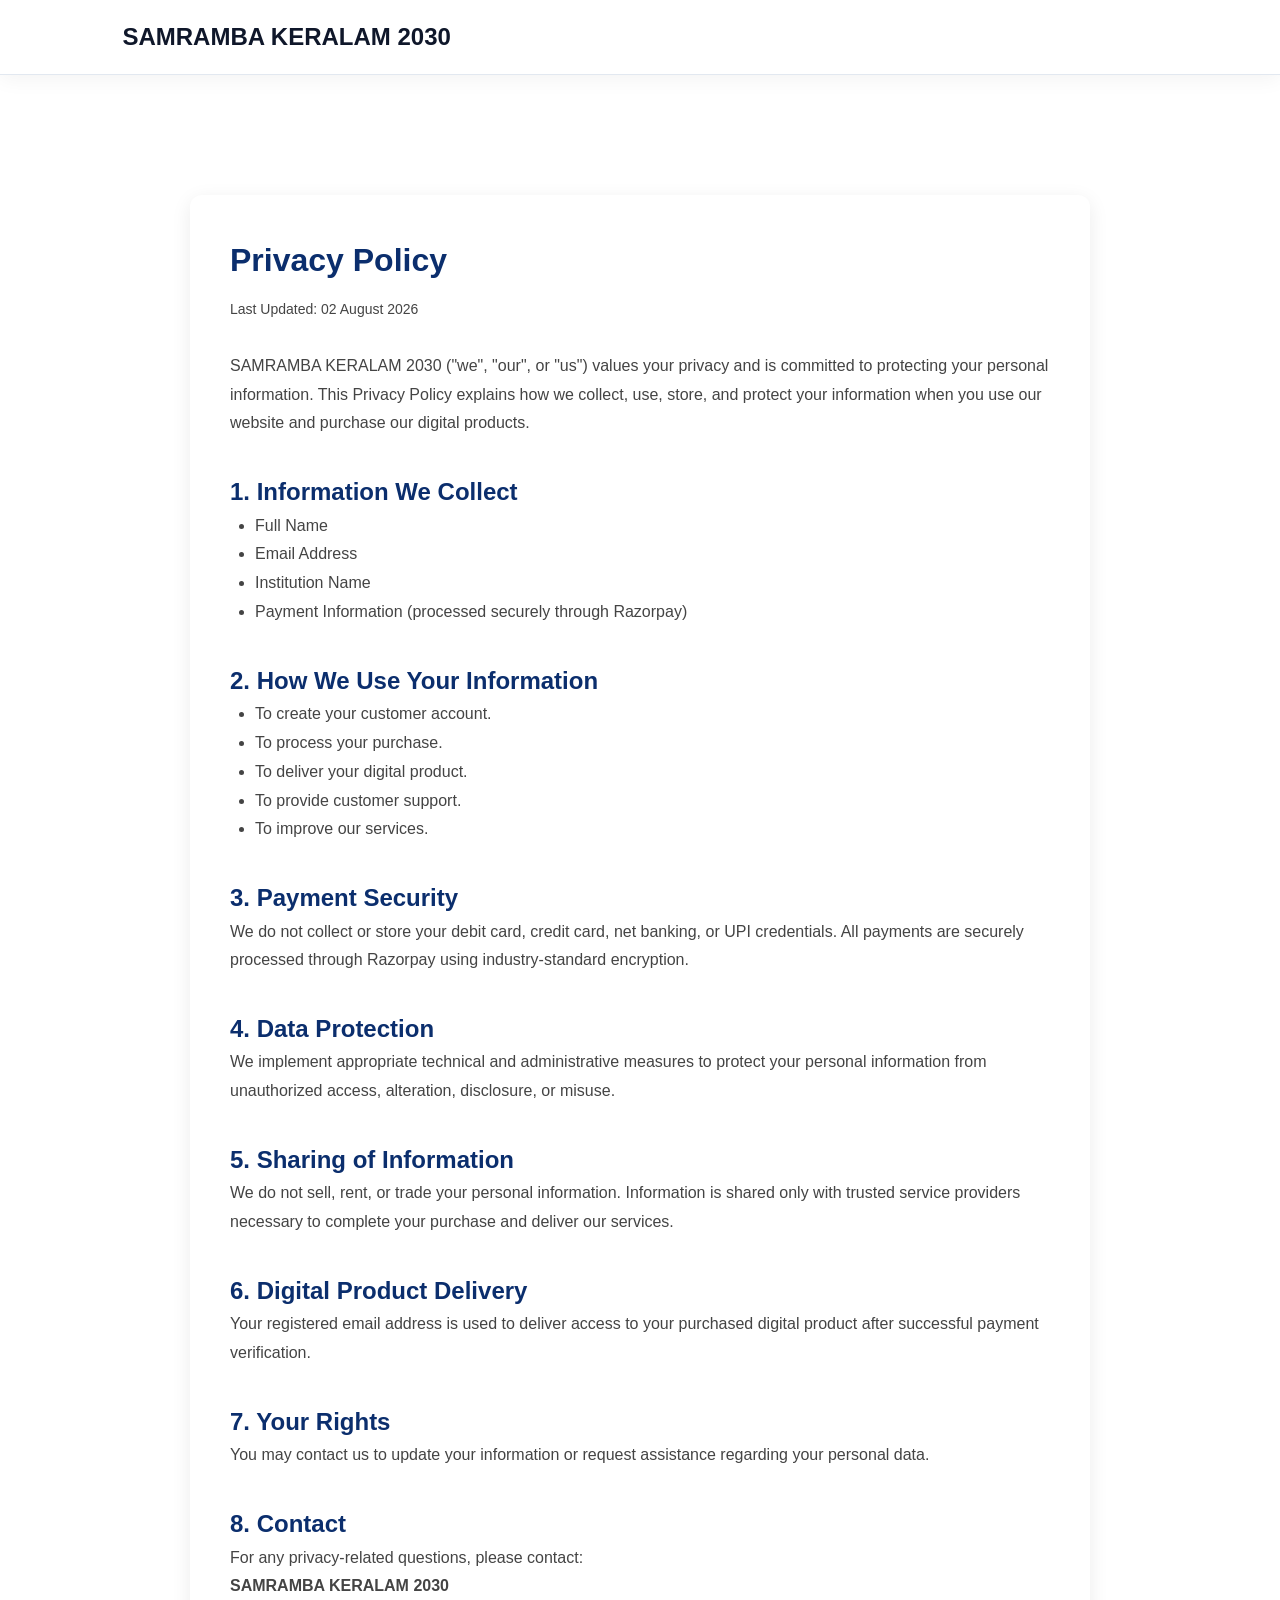
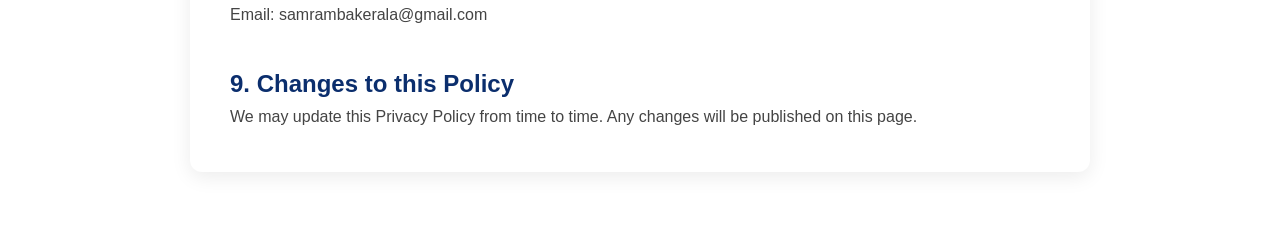
<file: privacy.html>
<!DOCTYPE html>
<html lang="en">

<head>

<meta charset="UTF-8">
<meta name="viewport" content="width=device-width, initial-scale=1.0">

<title>Privacy Policy | SAMRAMBA KERALAM 2030</title>

<link rel="stylesheet" href="css/style.css">

<style>

.policy-container{

max-width:900px;
margin:120px auto 60px;
padding:40px;
background:#ffffff;
border-radius:12px;
box-shadow:0 5px 20px rgba(0,0,0,.08);

}

.policy-container h1{

color:#0B2E6D;
margin-bottom:10px;

}

.policy-container h2{

margin-top:35px;
color:#0B2E6D;

}

.policy-container p,
.policy-container li{

line-height:1.8;
color:#444;

}

.policy-container ul{

padding-left:25px;

}

.updated{

color:#777;
font-size:14px;
margin-bottom:30px;

}

</style>

</head>

<body>

<header class="navbar">

<div class="container">

<h2>SAMRAMBA KERALAM 2030</h2>

</div>

</header>

<div class="policy-container">

<h1>Privacy Policy</h1>

<p class="updated">
Last Updated: 02 August 2026
</p>

<p>

SAMRAMBA KERALAM 2030 ("we", "our", or "us") values your privacy and is committed to protecting your personal information. This Privacy Policy explains how we collect, use, store, and protect your information when you use our website and purchase our digital products.

</p>

<h2>1. Information We Collect</h2>

<ul>

<li>Full Name</li>

<li>Email Address</li>

<li>Institution Name</li>

<li>Payment Information (processed securely through Razorpay)</li>

</ul>

<h2>2. How We Use Your Information</h2>

<ul>

<li>To create your customer account.</li>

<li>To process your purchase.</li>

<li>To deliver your digital product.</li>

<li>To provide customer support.</li>

<li>To improve our services.</li>

</ul>

<h2>3. Payment Security</h2>

<p>

We do not collect or store your debit card, credit card, net banking, or UPI credentials. All payments are securely processed through Razorpay using industry-standard encryption.

</p>

<h2>4. Data Protection</h2>

<p>

We implement appropriate technical and administrative measures to protect your personal information from unauthorized access, alteration, disclosure, or misuse.

</p>

<h2>5. Sharing of Information</h2>

<p>

We do not sell, rent, or trade your personal information. Information is shared only with trusted service providers necessary to complete your purchase and deliver our services.

</p>

<h2>6. Digital Product Delivery</h2>

<p>

Your registered email address is used to deliver access to your purchased digital product after successful payment verification.

</p>

<h2>7. Your Rights</h2>

<p>

You may contact us to update your information or request assistance regarding your personal data.

</p>

<h2>8. Contact</h2>

<p>

For any privacy-related questions, please contact:

</p>

<p>

<strong>SAMRAMBA KERALAM 2030</strong><br>

Email:
samrambakerala@gmail.com

</p>

<h2>9. Changes to this Policy</h2>

<p>

We may update this Privacy Policy from time to time. Any changes will be published on this page.

</p>

</div>

</body>

</html>
</file>
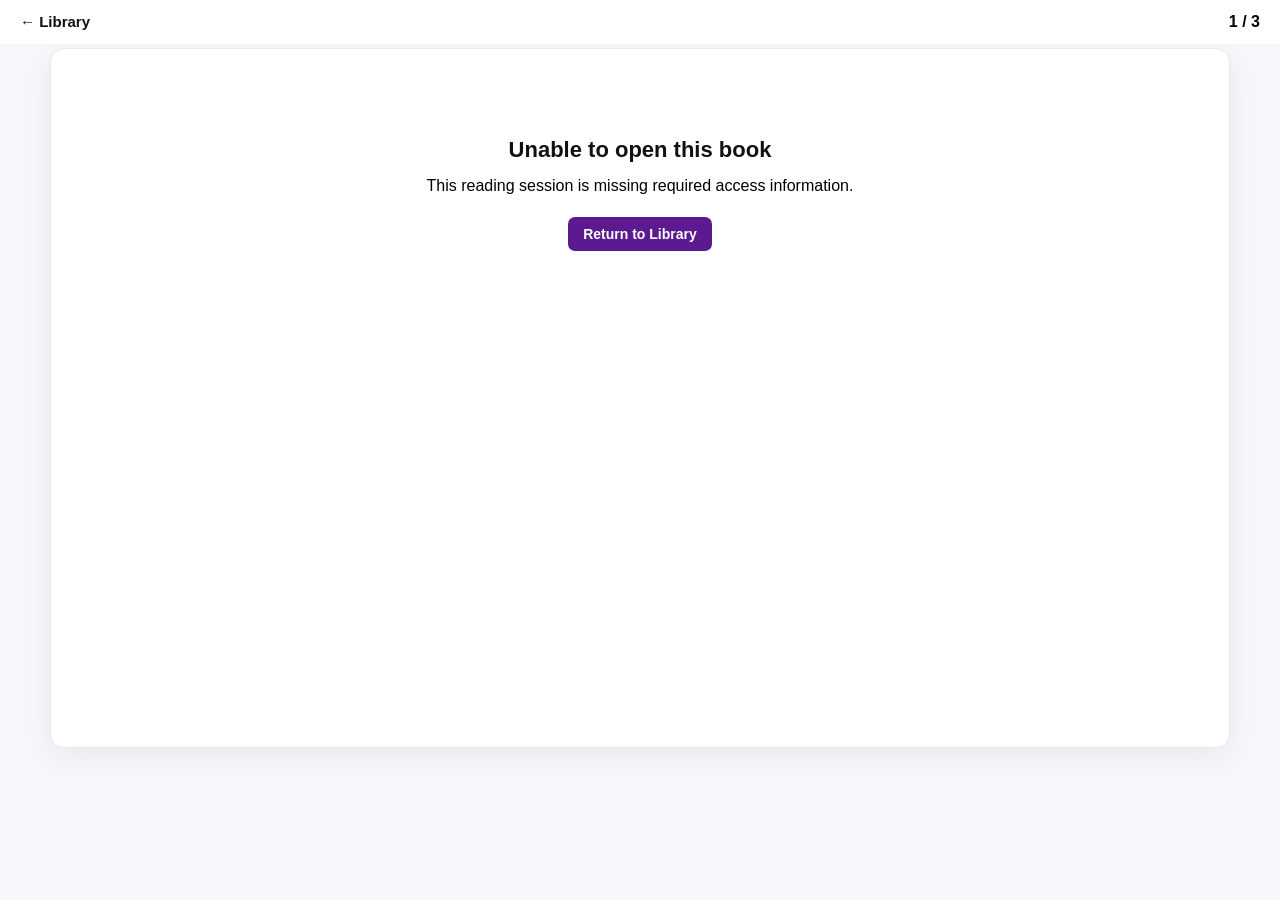
<file: reader.html>
<!DOCTYPE html>
<html lang="en">
<head>
    <meta charset="UTF-8">

    <meta
        name="viewport"
        content="width=device-width, initial-scale=1.0"
    >

    <title>Reading — SAMRAMBA KERALAM 2030</title>

    <link
        rel="stylesheet"
        href="css/reader.css"
    >
</head>

<body>

    <main class="reader-app">

        <header class="reader-header">

    <a
        href="library.html"
        id="readerBackButton"
        class="reader-back"
    >
        ← Library
    </a>

    <div
        class="reader-page-indicator"
        id="readerPageIndicator"
    >
        1 / 3
    </div>

</header>


        <section
            class="reader-content"
            id="readerContent"
        >
            <div class="reader-loading">
                Loading book…
            </div>
        </section>


        <footer class="reader-controls">

    <div
        class="reader-page-dots"
        id="readerPageDots"
        aria-label="Book pages"
    ></div>

</footer>

    </main>


    <script src="js/reader.js"></script>

</body>
</html>
</file>
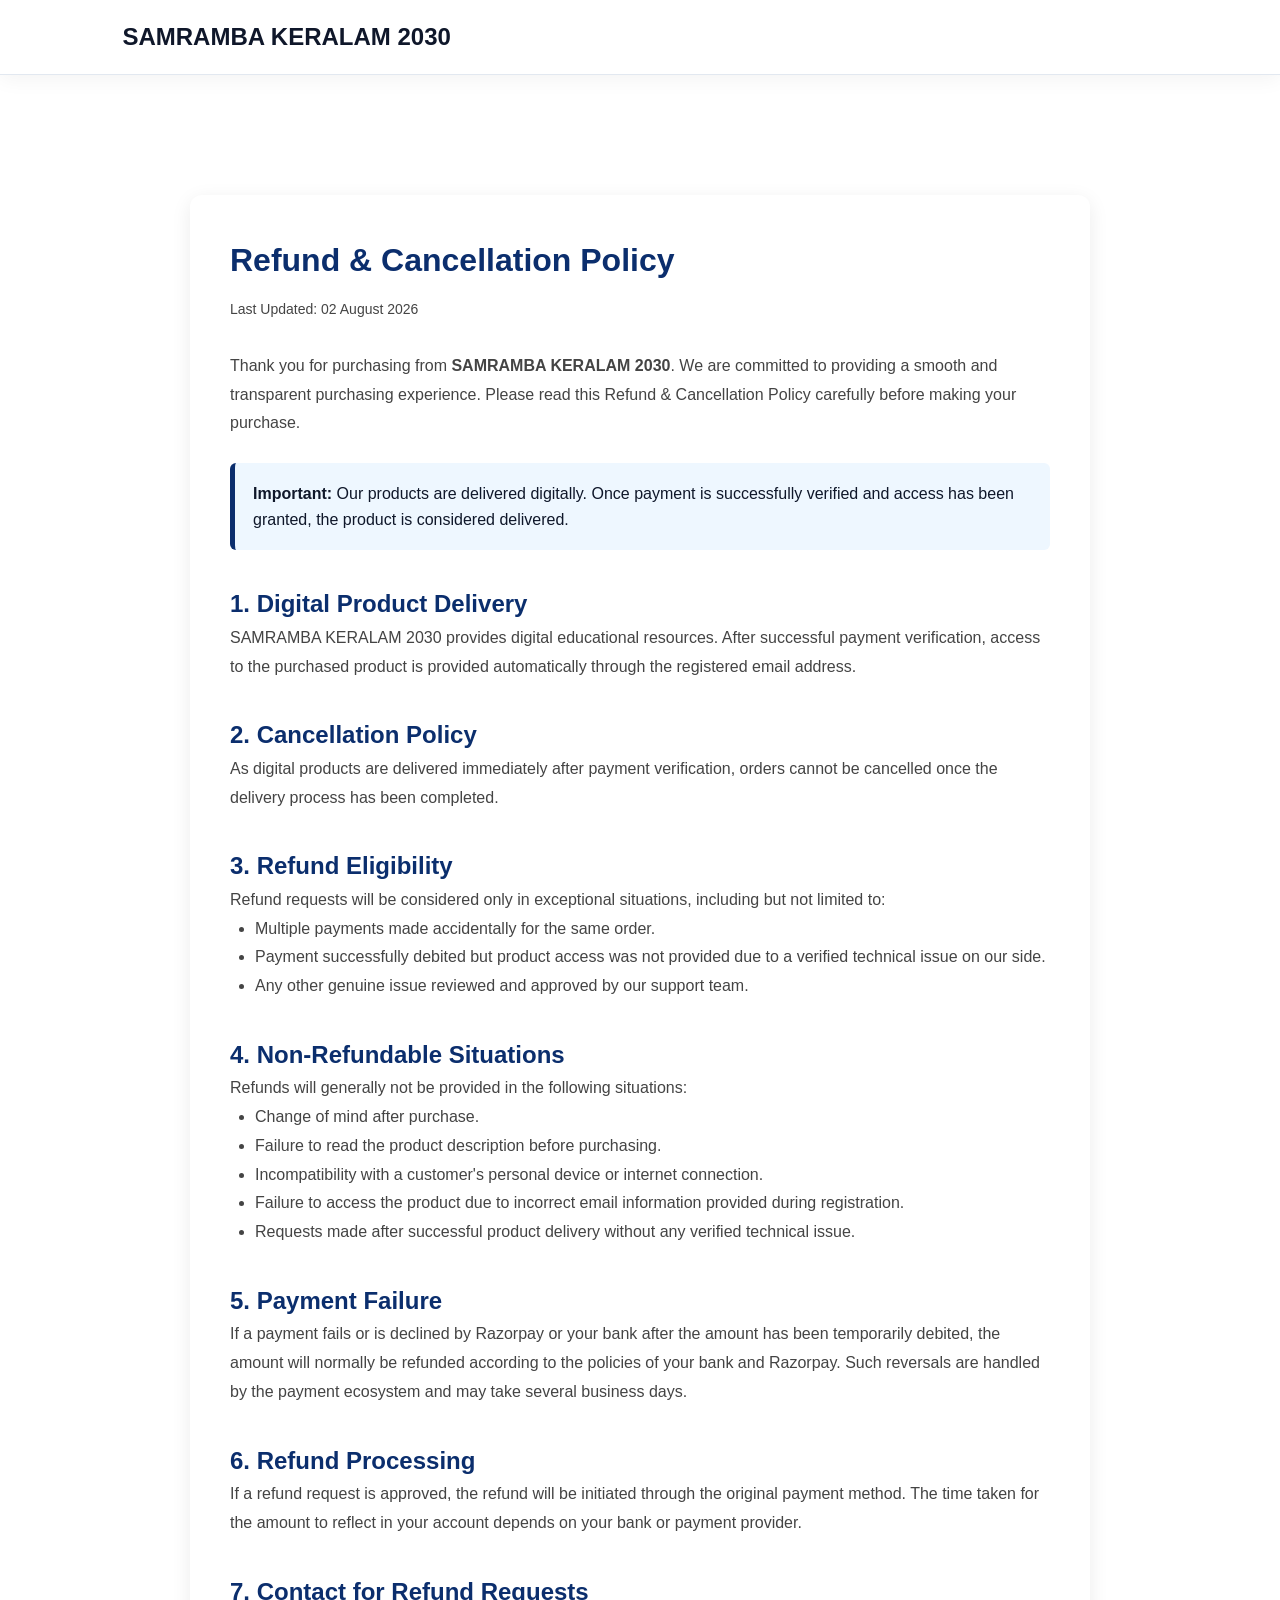
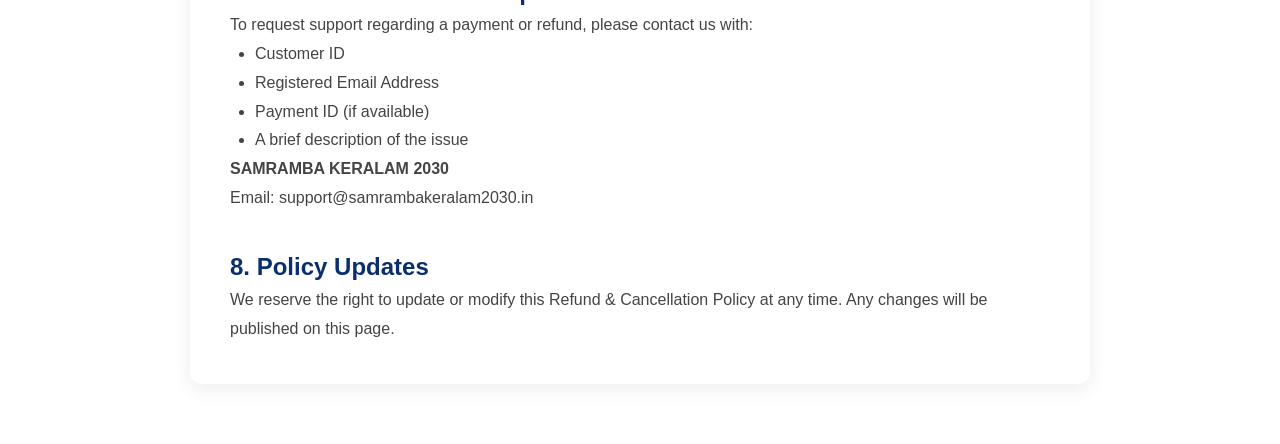
<file: refund.html>
<!DOCTYPE html>
<html lang="en">

<head>

<meta charset="UTF-8">
<meta name="viewport" content="width=device-width, initial-scale=1.0">

<title>Refund & Cancellation Policy | SAMRAMBA KERALAM 2030</title>

<link rel="stylesheet" href="css/style.css">

<style>

.policy-container{

max-width:900px;
margin:120px auto 60px;
padding:40px;
background:#ffffff;
border-radius:12px;
box-shadow:0 5px 20px rgba(0,0,0,.08);

}

.policy-container h1{

color:#0B2E6D;
margin-bottom:10px;

}

.policy-container h2{

margin-top:35px;
color:#0B2E6D;

}

.policy-container p,
.policy-container li{

line-height:1.8;
color:#444;

}

.policy-container ul{

padding-left:25px;

}

.updated{

color:#777;
font-size:14px;
margin-bottom:30px;

}

.notice{

background:#EEF7FF;
border-left:5px solid #0B2E6D;
padding:18px;
border-radius:6px;
margin:25px 0;

}

</style>

</head>

<body>

<header class="navbar">

<div class="container">

<h2>SAMRAMBA KERALAM 2030</h2>

</div>

</header>

<div class="policy-container">

<h1>Refund & Cancellation Policy</h1>

<p class="updated">

Last Updated: 02 August 2026

</p>

<p>

Thank you for purchasing from <strong>SAMRAMBA KERALAM 2030</strong>. We are committed to providing a smooth and transparent purchasing experience. Please read this Refund & Cancellation Policy carefully before making your purchase.

</p>

<div class="notice">

<strong>Important:</strong> Our products are delivered digitally. Once payment is successfully verified and access has been granted, the product is considered delivered.

</div>

<h2>1. Digital Product Delivery</h2>

<p>

SAMRAMBA KERALAM 2030 provides digital educational resources. After successful payment verification, access to the purchased product is provided automatically through the registered email address.

</p>

<h2>2. Cancellation Policy</h2>

<p>

As digital products are delivered immediately after payment verification, orders cannot be cancelled once the delivery process has been completed.

</p>

<h2>3. Refund Eligibility</h2>

<p>

Refund requests will be considered only in exceptional situations, including but not limited to:

</p>

<ul>

<li>Multiple payments made accidentally for the same order.</li>

<li>Payment successfully debited but product access was not provided due to a verified technical issue on our side.</li>

<li>Any other genuine issue reviewed and approved by our support team.</li>

</ul>

<h2>4. Non-Refundable Situations</h2>

<p>

Refunds will generally not be provided in the following situations:

</p>

<ul>

<li>Change of mind after purchase.</li>

<li>Failure to read the product description before purchasing.</li>

<li>Incompatibility with a customer's personal device or internet connection.</li>

<li>Failure to access the product due to incorrect email information provided during registration.</li>

<li>Requests made after successful product delivery without any verified technical issue.</li>

</ul>

<h2>5. Payment Failure</h2>

<p>

If a payment fails or is declined by Razorpay or your bank after the amount has been temporarily debited, the amount will normally be refunded according to the policies of your bank and Razorpay. Such reversals are handled by the payment ecosystem and may take several business days.

</p>

<h2>6. Refund Processing</h2>

<p>

If a refund request is approved, the refund will be initiated through the original payment method. The time taken for the amount to reflect in your account depends on your bank or payment provider.

</p>

<h2>7. Contact for Refund Requests</h2>

<p>

To request support regarding a payment or refund, please contact us with:

</p>

<ul>

<li>Customer ID</li>

<li>Registered Email Address</li>

<li>Payment ID (if available)</li>

<li>A brief description of the issue</li>

</ul>

<p>

<strong>SAMRAMBA KERALAM 2030</strong><br>

Email: support@samrambakeralam2030.in

</p>

<h2>8. Policy Updates</h2>

<p>

We reserve the right to update or modify this Refund & Cancellation Policy at any time. Any changes will be published on this page.

</p>

</div>

</body>

</html>
</file>
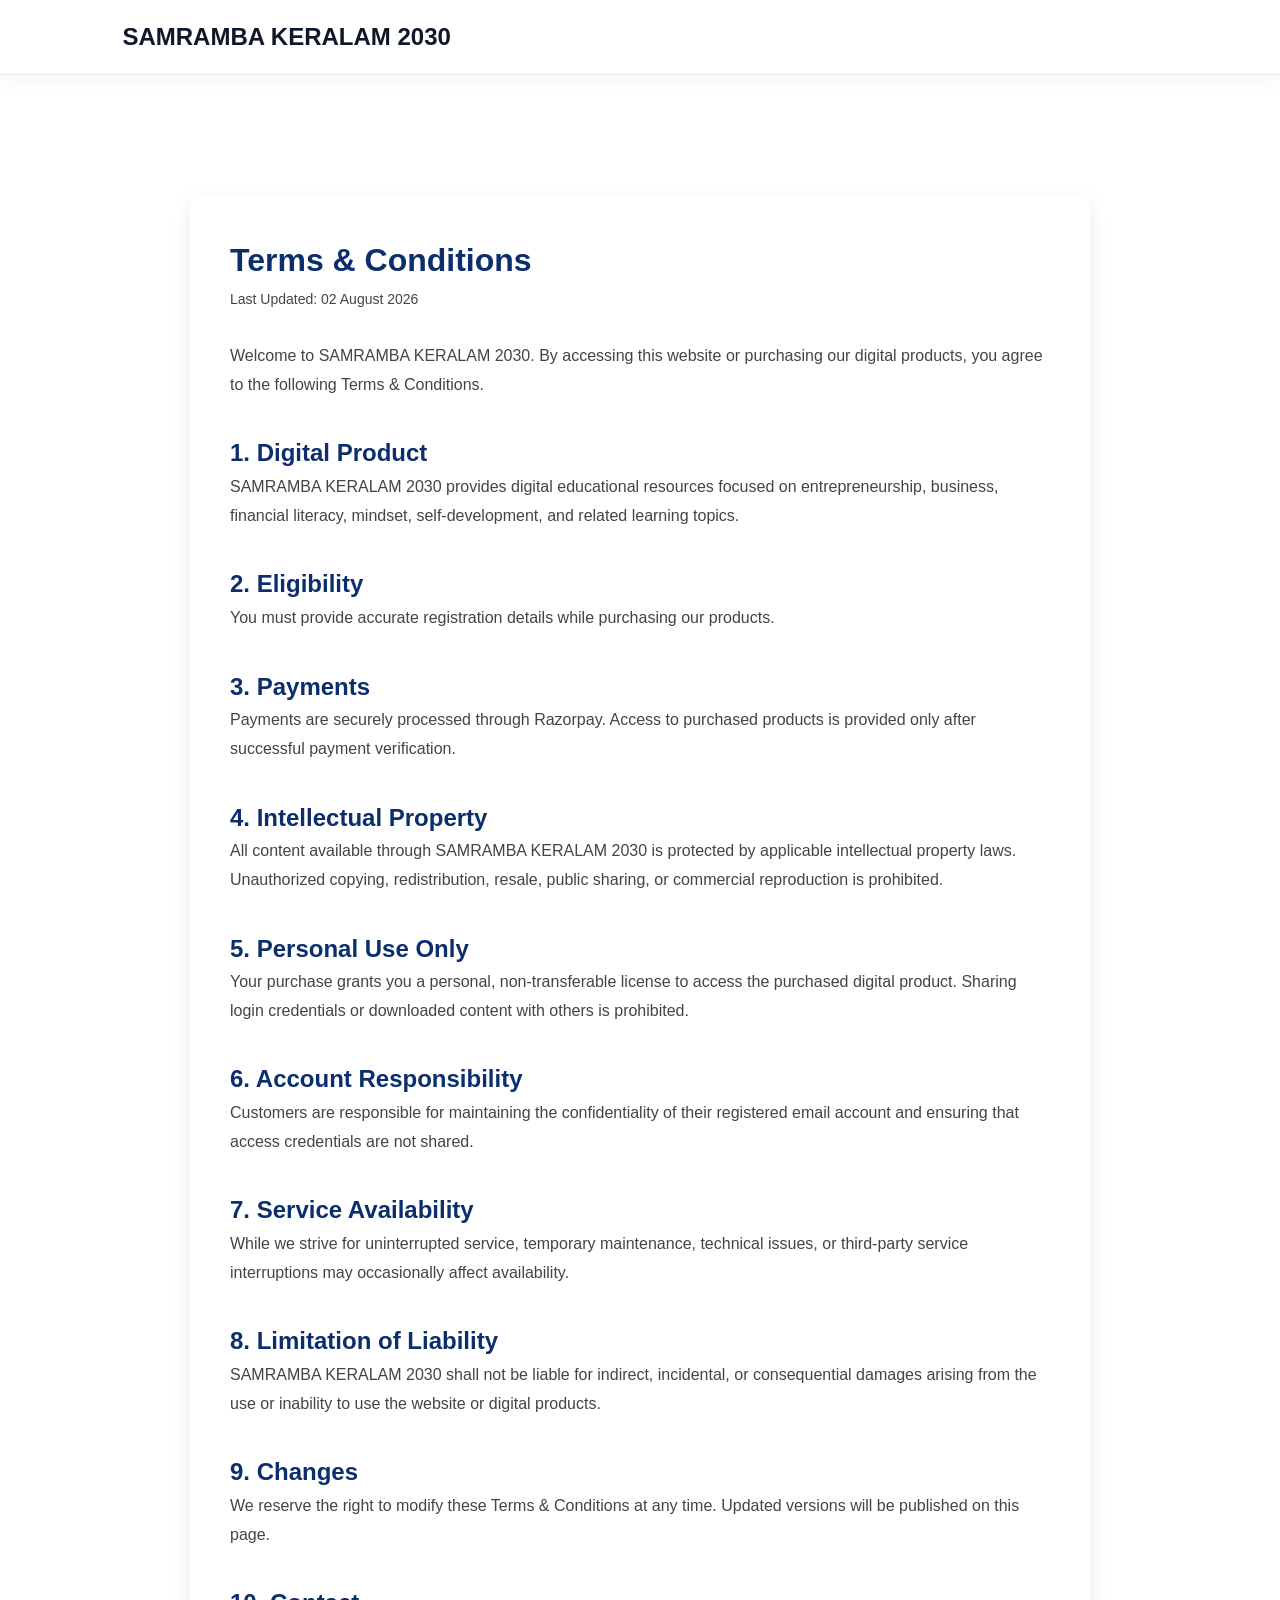
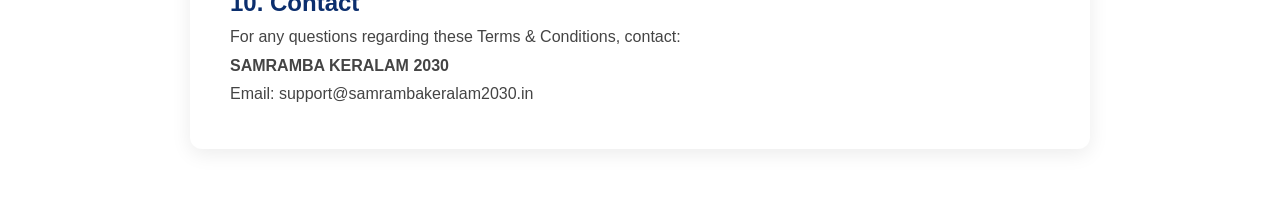
<file: terms.html>
<!DOCTYPE html>
<html lang="en">

<head>

<meta charset="UTF-8">
<meta name="viewport" content="width=device-width, initial-scale=1.0">

<title>Terms & Conditions | SAMRAMBA KERALAM 2030</title>

<link rel="stylesheet" href="css/style.css">

<style>

.policy-container{

max-width:900px;
margin:120px auto 60px;
padding:40px;
background:#fff;
border-radius:12px;
box-shadow:0 5px 20px rgba(0,0,0,.08);

}

.policy-container h1{

color:#0B2E6D;

}

.policy-container h2{

margin-top:35px;
color:#0B2E6D;

}

.policy-container p,
.policy-container li{

line-height:1.8;
color:#444;

}

.policy-container ul{

padding-left:25px;

}

.updated{

color:#777;
font-size:14px;
margin-bottom:30px;

}

</style>

</head>

<body>

<header class="navbar">

<div class="container">

<h2>SAMRAMBA KERALAM 2030</h2>

</div>

</header>

<div class="policy-container">

<h1>Terms & Conditions</h1>

<p class="updated">
Last Updated: 02 August 2026
</p>

<p>

Welcome to SAMRAMBA KERALAM 2030. By accessing this website or purchasing our digital products, you agree to the following Terms & Conditions.

</p>

<h2>1. Digital Product</h2>

<p>

SAMRAMBA KERALAM 2030 provides digital educational resources focused on entrepreneurship, business, financial literacy, mindset, self-development, and related learning topics.

</p>

<h2>2. Eligibility</h2>

<p>

You must provide accurate registration details while purchasing our products.

</p>

<h2>3. Payments</h2>

<p>

Payments are securely processed through Razorpay. Access to purchased products is provided only after successful payment verification.

</p>

<h2>4. Intellectual Property</h2>

<p>

All content available through SAMRAMBA KERALAM 2030 is protected by applicable intellectual property laws. Unauthorized copying, redistribution, resale, public sharing, or commercial reproduction is prohibited.

</p>

<h2>5. Personal Use Only</h2>

<p>

Your purchase grants you a personal, non-transferable license to access the purchased digital product. Sharing login credentials or downloaded content with others is prohibited.

</p>

<h2>6. Account Responsibility</h2>

<p>

Customers are responsible for maintaining the confidentiality of their registered email account and ensuring that access credentials are not shared.

</p>

<h2>7. Service Availability</h2>

<p>

While we strive for uninterrupted service, temporary maintenance, technical issues, or third-party service interruptions may occasionally affect availability.

</p>

<h2>8. Limitation of Liability</h2>

<p>

SAMRAMBA KERALAM 2030 shall not be liable for indirect, incidental, or consequential damages arising from the use or inability to use the website or digital products.

</p>

<h2>9. Changes</h2>

<p>

We reserve the right to modify these Terms & Conditions at any time. Updated versions will be published on this page.

</p>

<h2>10. Contact</h2>

<p>

For any questions regarding these Terms & Conditions, contact:

</p>

<p>

<strong>SAMRAMBA KERALAM 2030</strong><br>

Email: support@samrambakeralam2030.in

</p>

</div>

</body>

</html>
</file>
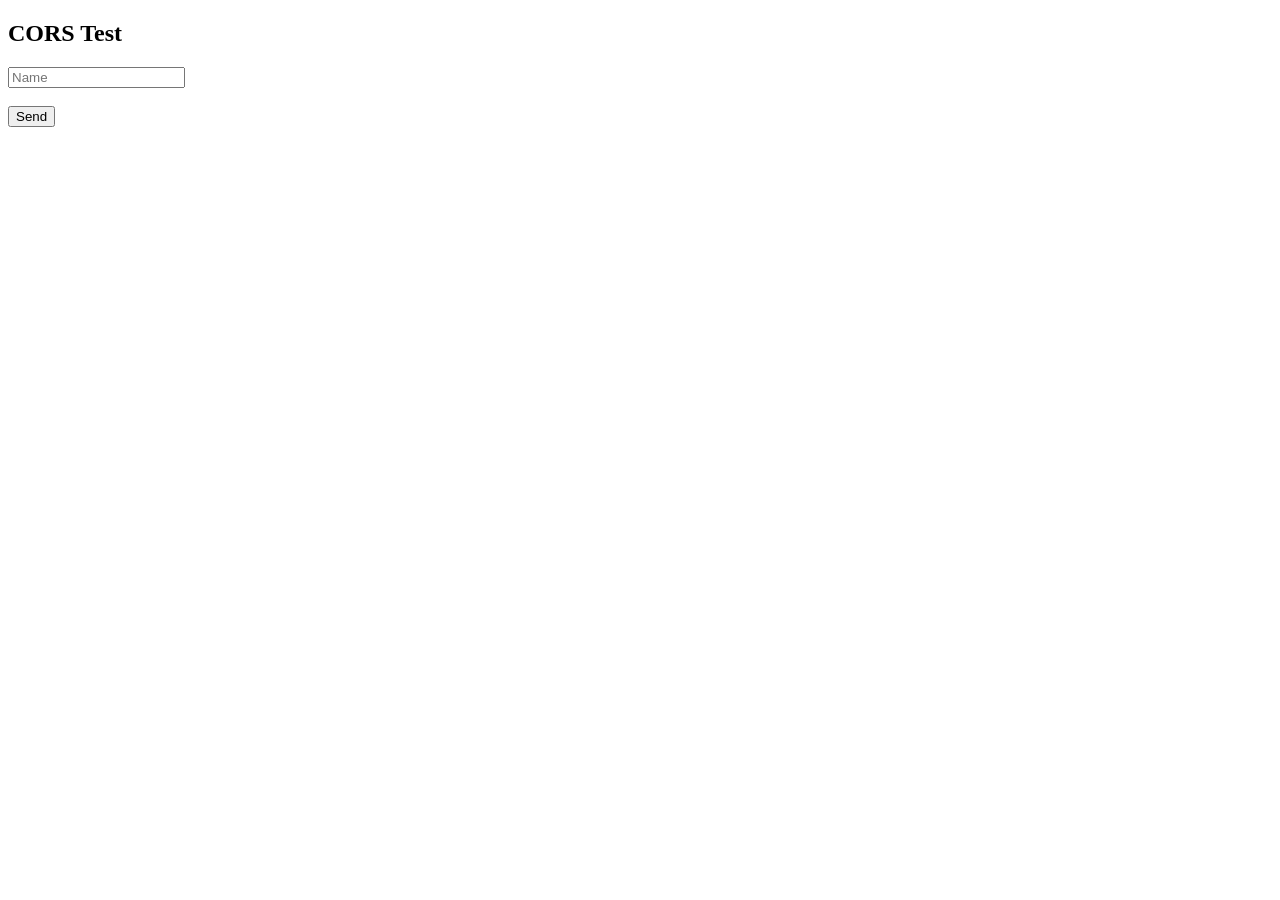
<file: test.html>
<!DOCTYPE html>
<html>
<head>
    <meta charset="UTF-8">
    <title>CORS Test</title>
</head>
<body>

<h2>CORS Test</h2>

<input id="name" placeholder="Name">

<br><br>

<button onclick="sendData()">Send</button>

<script>
function sendData() {

    const form = new FormData();

    form.append(
        "name",
        document.getElementById("name").value
    );

    fetch(
        "https://script.google.com/macros/s/AKfycbzQFLeWMQAX7gbedsu859N8nEZnGoAFinj4dn1JgpX0La7GSy-2xGHK38MdjcHM2ckk/exec",
        {
            method: "POST",
            body: form
        }
    )
    .then(r => r.text())
    .then(result => {
        console.log(result);
        alert(result);
    })
    .catch(error => {
        console.error(error);
        alert(error);
    });

}
</script>

</body>
</html>
</file>
<file: css/style.css>
/* =========================================================
   SAMRAMBA KERALAM 2030
   HEADER + NAVIGATION + HERO
   CONSOLIDATED RC2 MASTER
========================================================= */


/* =========================================================
   1. RC2 FOUNDATION
========================================================= */

:root {

    /* Brand */
    --rc2-navy: #0B1F3A;
    --rc2-navy-dark: #07182D;
    --rc2-green: #16A34A;
    --rc2-green-dark: #0A8754;

    /* Backgrounds */
    --rc2-white: #FFFFFF;
    --rc2-bg: #F8FAFC;
    --rc2-bg-soft: #F1F5F9;

    /* Text */
    --rc2-text: #0F172A;
    --rc2-text-soft: #475569;
    --rc2-text-muted: #64748B;

    /* Borders */
    --rc2-border: #E2E8F0;

    /* Layout */
    --rc2-container: 1200px;

    /* Motion */
    --rc2-transition:
        cubic-bezier(.22,.61,.36,1);

}


/* =========================================================
   GLOBAL RC2 BEHAVIOUR
========================================================= */

html {
    scroll-behavior:
        smooth;

    -webkit-text-size-adjust:
        100%;
}


body {
    width:
        100%;

    max-width:
        100%;

    overflow-x:
        hidden;

    -webkit-font-smoothing:
        antialiased;

    text-rendering:
        optimizeLegibility;

}


button,
a {

    -webkit-tap-highlight-color:
        transparent;

}


/* =========================================================
   2. HEADER
========================================================= */

.rc2-header {

    position:
        sticky;

    top:
        0;

    width:
        100%;

    padding:
        0;

    background:
        rgba(255,255,255,.96);

    backdrop-filter:
        blur(16px);

    -webkit-backdrop-filter:
        blur(16px);

    border-bottom:
        1px solid rgba(226,232,240,.8);

    z-index:
        5000;

    transition:
        transform .35s ease,
        background .35s ease,
        box-shadow .35s ease,
        border-color .35s ease;

}


/* =========================================================
   3. HEADER INNER
========================================================= */

.rc2-header-inner {

    width:
        min(
            calc(100% - 40px),
            var(--rc2-container)
        );

    min-height:
        72px;

    margin:
        0 auto;

    display:
        flex;

    align-items:
        center;

    gap:
        30px;

    transition:
        min-height .35s ease;

}


/* =========================================================
   4. HEADER LOGO
========================================================= */

.rc2-logo-link {

    display:
        inline-flex;

    align-items:
        center;

    flex-shrink:
        0;

}


.rc2-logo {

    width:
        auto;

    height:
        54px;

    display:
        block;

}


/* =========================================================
   5. HEADER SCROLL STATES
========================================================= */

.rc2-header.is-scrolled {

    background:
        rgba(255,255,255,.90);

    border-bottom:
        1px solid rgba(226,232,240,.95);

    box-shadow:
        0 8px 28px
        rgba(15,23,42,.08);

}


.rc2-header.is-scrolled .rc2-header-inner {

    min-height:
        60px;

}


.rc2-header.is-scrolled .rc2-logo {

    height:
        46px;

}


.rc2-header.is-hidden {

    transform:
        translateY(-100%);

}


/* =========================================================
   6. DESKTOP NAVIGATION
========================================================= */

.rc2-desktop-nav {

    display:
        flex;

    align-items:
        center;

    gap:
        26px;

    margin-left:
        auto;

}


.rc2-desktop-nav a {

    position:
        relative;

    color:
        var(--rc2-text);

    text-decoration:
        none;

    font-size:
        14px;

    font-weight:
        600;

    transition:
        color .2s ease;

}


.rc2-desktop-nav a:hover {

    color:
        var(--rc2-green);

}


/* =========================================================
   7. ACTIVE NAVIGATION
========================================================= */

.rc2-desktop-nav a::after {

    content:
        "";

    position:
        absolute;

    left:
        0;

    right:
        0;

    bottom:
        -8px;

    height:
        2px;

    border-radius:
        999px;

    background:
        var(--rc2-green);

    transform:
        scaleX(0);

    transform-origin:
        center;

    transition:
        transform .25s ease;

}


.rc2-desktop-nav a.active {

    color:
        var(--rc2-green);

}


.rc2-desktop-nav a.active::after {

    transform:
        scaleX(1);

}


/* =========================================================
   8. HEADER CTA
========================================================= */

.rc2-header-cta {

    border:
        none;

    min-height:
        44px;

    padding:
        0 20px;

    border-radius:
        12px;

    background:
        var(--rc2-green);

    color:
        #FFFFFF;

    font-size:
        14px;

    font-weight:
        700;

    cursor:
        pointer;

    white-space:
        nowrap;

    transition:
        transform .2s ease,
        box-shadow .2s ease;

}


.rc2-header-cta:hover {

    transform:
        translateY(-1px);

    box-shadow:
        0 8px 18px
        rgba(22,163,74,.20);

}


.rc2-header.is-scrolled .rc2-header-cta {

    min-height:
        40px;

    padding-left:
        17px;

    padding-right:
        17px;

}


/* =========================================================
   9. MOBILE MENU BUTTON
========================================================= */

.rc2-menu-button {

    display:
        none;

    flex-shrink:
        0;

    touch-action:
        manipulation;

}


/* =========================================================
   10. MOBILE MENU — BASE
========================================================= */

.rc2-mobile-menu {

    display:
        none;

}


/* =========================================================
   11. HERO — BASE
========================================================= */

.rc2-hero {

    position:
        relative;

    overflow:
        hidden;

    background:
        radial-gradient(
            circle at 78% 18%,
            rgba(22,163,74,.045),
            transparent 27%
        ),
        linear-gradient(
            180deg,
            #FFFFFF 0%,
            #F8FAFC 100%
        );

    padding:
        70px 0 0;

}


.rc2-hero::before {

    content:
        "";

    position:
        absolute;

    inset:
        0;

    pointer-events:
        none;

    background:
        radial-gradient(
            circle at 78% 22%,
            rgba(22,163,74,.055),
            transparent 28%
        );

}


/* =========================================================
   12. HERO INNER
========================================================= */

.rc2-hero-inner {

    position:
        relative;

    z-index:
        1;

    width:
        min(
            calc(100% - 40px),
            var(--rc2-container)
        );

    margin:
        0 auto;

    display:
        grid;

    grid-template-columns:
        1.05fr .95fr;

    grid-template-rows:
        auto;

    align-items:
        center;

    column-gap:
        60px;

    row-gap:
        0;

}


/* =========================================================
   13. HERO CONTENT
========================================================= */

.rc2-hero-content {

    position:
        relative;

    z-index:
        2;

    max-width:
        650px;

}


/* =========================================================
   14. HERO BADGE
========================================================= */

.rc2-hero-badge {

    display:
        inline-flex;

    align-items:
        center;

    gap:
        8px;

    padding:
        7px 12px;

    border-radius:
        999px;

    background:
        #ECFDF5;

    color:
        var(--rc2-green-dark);

    font-size:
        12px;

    font-weight:
        800;

    letter-spacing:
        .04em;

    transition:
        transform .3s ease,
        box-shadow .3s ease;

}


.rc2-hero-badge:hover {

    transform:
        translateY(-1px);

    box-shadow:
        0 8px 20px
        rgba(22,163,74,.10);

}


.rc2-badge-dot {

    width:
        7px;

    height:
        7px;

    flex:
        0 0 auto;

    border-radius:
        50%;

    background:
        var(--rc2-green);

}


/* =========================================================
   15. HERO HEADING
========================================================= */

.rc2-hero h1 {

    margin:
        20px 0 18px;

    color:
        var(--rc2-navy);

    font-family:
        Poppins,
        sans-serif;

    font-size:
        clamp(38px, 5vw, 58px);

    line-height:
        1.08;

    letter-spacing:
        -.035em;

}


.rc2-hero h1 span {

    display:
        block;

    color:
        var(--rc2-green);

}


/* =========================================================
   16. HERO DESCRIPTION
========================================================= */

.rc2-hero-description {

    max-width:
        590px;

    margin:
        0;

    color:
        var(--rc2-text-soft);

    font-size:
        15px;

    line-height:
        1.65;

}


/* =========================================================
   17. HERO VALUE POINTS
========================================================= */

.rc2-value-points {

    display:
        flex;

    flex-wrap:
        wrap;

    gap:
        10px;

    margin-top:
        14px;

}


.rc2-value-points div {

    display:
        inline-flex;

    align-items:
        center;

    gap:
        7px;

    padding:
        8px 11px;

    background:
        #FFFFFF;

    border:
        1px solid
        var(--rc2-border);

    border-radius:
        9px;

    color:
        var(--rc2-text);

    font-size:
        12px;

    font-weight:
        600;

}


.rc2-value-points svg {

    width:
        16px;

    height:
        16px;

    color:
        var(--rc2-green);

}


/* =========================================================
   18. HERO ACTIONS
========================================================= */

.rc2-hero-actions {

    display:
        flex;

    align-items:
        center;

    flex-wrap:
        wrap;

    gap:
        12px;

    margin-top:
        16px;

}


/* =========================================================
   19. HERO TRUST LINE
========================================================= */

.rc2-trust-line {

    display:
        flex;

    flex-wrap:
        wrap;

    gap:
        15px;

    margin-top:
        14px;

    color:
        var(--rc2-text-muted);

    font-size:
        11px;

}


.rc2-trust-line span {

    display:
        inline-flex;

    align-items:
        center;

    gap:
        5px;

    white-space:
        nowrap;

}


.rc2-trust-line svg {

    width:
        14px;

    height:
        14px;

    flex:
        0 0 auto;

    color:
        var(--rc2-green);

}


/* =========================================================
   20. HERO PRODUCT EXHIBITION
========================================================= */


/* ---------------------------------------------------------
   PRODUCT CONTAINER
--------------------------------------------------------- */

.rc2-hero-product {

    position:
        relative;

    min-height:
        0;

    display:
        flex;

    align-items:
        center;

    justify-content:
        center;

    isolation:
        isolate;

    overflow:
        visible;

    transform:
        translateY(0);

}


/* ---------------------------------------------------------
   UNBOXING STAGE
--------------------------------------------------------- */

.rc2-unboxing-stage {

    position:
        relative;

    width:
        min(100%, 560px);

    min-height:
        420px;

    display:
        flex;

    align-items:
        center;

    justify-content:
        center;

    overflow:
        hidden;

    isolation:
        isolate;

    border-radius:
        30px;

    background:
        radial-gradient(
            ellipse 48% 38% at 50% 10%,
            rgba(255,255,255,.20) 0%,
            rgba(220,235,255,.09) 28%,
            rgba(7,24,45,.35) 52%,
            transparent 76%
        ),
        linear-gradient(
            180deg,
            #07182D 0%,
            #061525 55%,
            #030C18 100%
        );

    box-shadow:
        inset 0 1px 0
        rgba(255,255,255,.08),

        inset 0 -45px 70px
        rgba(0,0,0,.24),

        0 30px 70px
        rgba(15,23,42,.16);

    transform:
        translate3d(0,-35px,0);

}


/* ---------------------------------------------------------
   STAGE FLOOR
--------------------------------------------------------- */

.rc2-unboxing-stage::after {

    content:
        "";

    position:
        absolute;

    left:
        5%;

    right:
        5%;

    bottom:
        25px;

    height:
        1px;

    background:
        linear-gradient(
            90deg,
            transparent,
            rgba(255,255,255,.11),
            transparent
        );

    pointer-events:
        none;

    z-index:
        2;

}


/* ---------------------------------------------------------
   STAGE LIGHTING
--------------------------------------------------------- */

.rc2-unboxing-stage::before {

    content:
        "";

    position:
        absolute;

    inset:
        0;

    pointer-events:
        none;

    background:
        radial-gradient(
            ellipse 48% 38% at 50% 10%,
            rgba(255,255,255,.20) 0%,
            rgba(220,235,255,.09) 28%,
            rgba(7,24,45,.35) 52%,
            transparent 76%
        );

    z-index:
        1;

}


/* ---------------------------------------------------------
   SPOTLIGHT
--------------------------------------------------------- */

.rc2-unboxing-spotlight {

    position:
        absolute;

    top:
        -105px;

    left:
        50%;

    width:
        470px;

    height:
        470px;

    transform:
        translateX(-50%);

    border-radius:
        50%;

    background:
        radial-gradient(
            ellipse at center,
            rgba(255,255,255,.28) 0%,
            rgba(205,230,255,.13) 26%,
            rgba(205,230,255,.045) 47%,
            transparent 72%
        );

    filter:
        blur(2px);

    pointer-events:
        none;

    z-index:
        2;

}


/* ---------------------------------------------------------
   PRODUCT SHADOW
--------------------------------------------------------- */

.rc2-unboxing-shadow {

    position:
        absolute;

    left:
        50%;

    bottom:
        66px;

    width:
        68%;

    height:
        52px;

    transform:
        translateX(-50%);

    border-radius:
        50%;

    background:
        rgba(0,0,0,.58);

    filter:
        blur(22px);

    pointer-events:
        none;

    z-index:
        3;

}


/* ---------------------------------------------------------
   PODIUM
--------------------------------------------------------- */

.rc2-unboxing-podium {

    position:
        absolute;

    left:
        50%;

    bottom:
        40px;

    width:
        92%;

    max-width:
        520px;

    height:
        auto;

    transform:
        translateX(-50%);

    display:
        block;

    object-fit:
        contain;

    pointer-events:
        none;

    user-select:
        none;

    -webkit-user-drag:
        none;

    z-index:
        3;

    filter:
        drop-shadow(
            0 14px 20px
            rgba(0,0,0,.38)
        );

}


/* ---------------------------------------------------------
   PRODUCT WRAPPER
--------------------------------------------------------- */

.rc2-unboxing-product {

    position:
        relative;

    width:
        min(92%, 500px);

    display:
        flex;

    align-items:
        center;

    justify-content:
        center;

    z-index:
        4;

    transform:
        translate3d(0,28px,0);

    transform-origin:
        center bottom;

    will-change:
        transform;

}


/* ---------------------------------------------------------
   PRODUCT IMAGE
--------------------------------------------------------- */

.rc2-product-image {

    display:
        block;

    width:
        96%;

    max-width:
        480px;

    max-height:
        520px;

    object-fit:
        contain;

    border-radius:
        0;

    filter:
        drop-shadow(
            0 30px 38px
            rgba(0,0,0,.40)
        );

    user-select:
        none;

    -webkit-user-drag:
        none;

    will-change:
        transform,
        filter;

}


/* ---------------------------------------------------------
   OBSOLETE PRODUCT EFFECT
--------------------------------------------------------- */

.rc2-product-badge {

    display:
        none !important;

}


/* =========================================================
   21. OVERHEAD VELVET CURTAIN
========================================================= */

/* ---------------------------------------------------------
   FOUR-HEADED NAVY VELVET OVERHEAD VALANCE
--------------------------------------------------------- */

.rc2-velvet-valance {

    position:
        absolute;

    top:
        -20px;

    left:
        -2%;

    right:
        -2%;

    height:
        145px;

    z-index:
        7;

    pointer-events:
        none;

}


/* ---------------------------------------------------------
   INDIVIDUAL VELVET PANELS
--------------------------------------------------------- */

.rc2-valance-panel {

    position:
        absolute;

    top:
        0;

    height:
        120px;

    background:
        linear-gradient(
            180deg,
            #071A35 0%,
            #06152D 30%,
            #061329 60%,
            #030D20 100%
        );

    border-radius:
        0 0 50% 50% /
        0 0 72% 72%;

    box-shadow:
        inset 0 3px 6px
        rgba(255,255,255,.045),

        inset 0 -12px 18px
        rgba(0,0,0,.34),

        0 8px 16px
        rgba(0,0,0,.34);

}


/* ---------------------------------------------------------
   VELVET FOLD TEXTURE
--------------------------------------------------------- */

.rc2-valance-panel::after {

    content:
        "";

    position:
        absolute;

    inset:
        0;

    border-radius:
        inherit;

    background:
        repeating-linear-gradient(
            90deg,
            transparent 0%,
            rgba(255,255,255,.035) 5%,
            transparent 10%,
            rgba(0,0,0,.13) 15%,
            transparent 21%
        );

    opacity:
        .8;

    pointer-events:
        none;

}


/* ---------------------------------------------------------
   FOUR OVERLAPPING VALANCE HEADS
--------------------------------------------------------- */

.rc2-valance-1 {

    left:
        0;

    width:
        27%;

}


.rc2-valance-2 {

    left:
        24%;

    width:
        27%;

}


.rc2-valance-3 {

    left:
        49%;

    width:
        27%;

}


.rc2-valance-4 {

    right:
        0;

    width:
        27%;

}

/* =========================================================
   DESKTOP HERO
   901px and above
========================================================= */

@media (min-width: 901px) {

    /* -----------------------------------------
       HERO
    ----------------------------------------- */

    .rc2-hero {

        padding:
            70px 0 60px;

    }


    /* -----------------------------------------
       HERO GRID
    ----------------------------------------- */

    .rc2-hero-inner {

        grid-template-columns:
            1.05fr .95fr;

        align-items:
            center;

        gap:
            60px;

    }


    /* -----------------------------------------
       HERO INTRO
    ----------------------------------------- */

    .rc2-hero-intro {

        grid-column:
            1;

        grid-row:
            1;

        transform:
            translateY(0);

    }


    /* -----------------------------------------
       PRODUCT COLUMN
    ----------------------------------------- */

    .rc2-hero-product {

        grid-column:
            2;

        grid-row:
            1;

        min-height:
            520px;

        display:
            flex;

        align-items:
            center;

        justify-content:
            center;

        transform:
            translateY(0);

    }


    /* -----------------------------------------
       EXHIBITION STAGE
    ----------------------------------------- */

    .rc2-unboxing-stage {

        width:
            min(100%, 560px);

        min-height:
            520px;

        display:
            flex;

        align-items:
            center;

        justify-content:
            center;

        border-radius:
            30px;

        transform:
            translate3d(0,0,0);

    }


    /* -----------------------------------------
       PRODUCT
    ----------------------------------------- */

    .rc2-unboxing-product {

        position:
            relative;

        transform:
            translateY(-18px);

        z-index:
            5;

    }


    /* -----------------------------------------
       PRODUCT IMAGE
    ----------------------------------------- */

    .rc2-product-image {

        display:
            block;

        max-height:
            500px;

        width:
            auto;

        object-fit:
            contain;

    }


    /* -----------------------------------------
       PODIUM
    ----------------------------------------- */

    .rc2-unboxing-podium {

        position:
            absolute;

        left:
            50%;

        bottom:
            28px;

        width:
            88%;

        max-width:
            500px;

        height:
            auto;

        transform:
            translateX(-50%);

        z-index:
            4;

        pointer-events:
            none;

    }


    /* -----------------------------------------
       OVERHEAD CURTAIN
    ----------------------------------------- */

    .rc2-unboxing-cloth {

        z-index:
            7;

    }

}

/* =========================================================
   22. DESKTOP POSITIONING
========================================================= */

@media (min-width: 768px) {

    .rc2-hero-inner {

        grid-template-columns:
            1.05fr .95fr;

        column-gap:
            60px;

        align-items:
            center;

    }


    .rc2-hero-intro {

        grid-column:
            1;

        grid-row:
            1;

        display:
            block;

        transform:
            none;

    }


    .rc2-hero-product {

        grid-column:
            2;

        grid-row:
            1;

        transform:
            none;

    }


    .rc2-value-points,
    .rc2-hero-actions,
    .rc2-trust-line {

        transform:
            none;

    }

}


/* =========================================================
   23. TABLET
   768px–900px
========================================================= */

@media (min-width: 768px) and (max-width: 900px) {

    .rc2-hero-product {

        min-height:
            480px;

    }


    .rc2-unboxing-stage {

        width:
            min(100%, 520px);

        min-height:
            480px;

    }


    .rc2-unboxing-product {

        width:
            min(92%, 460px);

    }


    .rc2-product-image {

        max-height:
            450px;

    }

}


/* =========================================================
   24. NORMAL PHONE
   421px–767px
========================================================= */

@media (min-width: 421px) and (max-width: 767px) {

    .rc2-hero {

        padding:
            22px 0 44px;

    }


    .rc2-hero-inner {

        width:
            calc(100% - 24px);

        display:
            grid;

        grid-template-columns:
            1fr;

        grid-template-areas:
            "badge"
            "heading"
            "description"
            "product"
            "values"
            "actions"
            "trust";

        gap:
            0;

        text-align:
            center;

    }


    .rc2-hero-intro {

        display:
            contents;

        margin:
            0;

        padding:
            0;

        transform:
            none;

    }


    .rc2-hero-badge {

        grid-area:
            badge;

        justify-self:
            center;

        margin:
            0 0 12px;

        padding:
            6px 10px;

        font-size:
            10px;

    }


    .rc2-hero-intro h1 {

        grid-area:
            heading;

        width:
            100%;

        margin:
            0 0 12px;

        font-size:
            clamp(30px, 8.5vw, 36px);

        line-height:
            1.07;

        text-align:
            center;

    }


    .rc2-hero-description {

        grid-area:
            description;

        width:
            100%;

        max-width:
            100%;

        margin:
            0 auto 8px;

        padding:
            0;

        font-size:
            14.5px;

        line-height:
            1.52;

        text-align:
            center;

    }


    .rc2-hero-product {

        grid-area:
            product;

        grid-column:
            1;

        grid-row:
            auto;

        width:
            100%;

        min-height:
            410px;

        margin:
            0 0 17px;

        overflow:
            visible;

        transform:
            none;

    }


    .rc2-unboxing-stage {

        width:
            100%;

        min-height:
            410px;

        border-radius:
            24px;

        transform:
            translate3d(0,0,0);

    }


    /* Overhead curtain */

    .rc2-velvet-valance {

        top:
            -40px;

        height:
            90px;

    }


    .rc2-valance-panel {

        height:
            90px;

    }


    /* Spotlight */

    .rc2-unboxing-spotlight {

        top:
            -82px;

        width:
            360px;

        height:
            360px;

    }


    /* Product */

    .rc2-unboxing-product {

        width:
            min(94%,390px);

        transform:
            translate3d(0,10px,0);

    }


    .rc2-product-image {

        width:
            100%;

        max-height:
            405px;

    }


    /* Shadow */

    .rc2-unboxing-shadow {

        bottom:
            53px;

        width:
            72%;

        height:
            40px;

        filter:
            blur(19px);

    }


    /* Podium */

    .rc2-unboxing-podium {

        width:
            94%;

        bottom:
            14px;

    }



    /* Value points */

    .rc2-value-points {

        grid-area:
            values;

        width:
            100%;

        display:
            grid;

        grid-template-columns:
            repeat(3,1fr);

        gap:
            6px;

        margin:
            0;

        transform:
            none;

    }


    .rc2-value-points div {

        min-height:
            40px;

        padding:
            7px 5px;

        box-sizing:
            border-box;

        display:
            inline-flex;

        align-items:
            center;

        justify-content:
            center;

        gap:
            4px;

        white-space:
            nowrap;

        font-size:
            9px;

        font-weight:
            600;

    }


    .rc2-value-points svg {

        width:
            14px;

        height:
            14px;

        flex:
            0 0 auto;

    }


    /* CTA */

    .rc2-hero-actions {

        grid-area:
            actions;

        width:
            100%;

        display:
            grid;

        grid-template-columns:
            1fr 1fr;

        gap:
            7px;

        margin:
            22px 0 12px;

        transform:
            none;

    }


    .rc2-primary-cta,
    .rc2-secondary-cta {

        width:
            100%;

        min-width:
            0;

        height:
            46px;

        min-height:
            46px;

        margin:
            0;

        padding:
            0 7px;

        box-sizing:
            border-box;

        display:
            flex;

        align-items:
            center;

        justify-content:
            center;

        white-space:
            nowrap;

        border-radius:
            11px;

    }


    .rc2-primary-cta {

        font-size:
            13px;

        font-weight:
            700;

    }


    .rc2-secondary-cta {

        font-size:
            11.5px;

        font-weight:
            700;

        gap:
            4px;

    }


    .rc2-secondary-cta svg {

        width:
            14px;

        height:
            14px;

    }


    /* Trust */

    .rc2-trust-line {

        grid-area:
            trust;

        width:
            100%;

        display:
            flex;

        align-items:
            center;

        justify-content:
            flex-start;

        flex-wrap:
            nowrap;

        gap:
            12px;

        margin-top:
            15px;

        transform:
            none;

    }


    .rc2-trust-line span {

        display:
            inline-flex;

        align-items:
            center;

        gap:
            4px;

        white-space:
            nowrap;

    }


    .rc2-trust-line svg {

        width:
            14px;

        height:
            14px;

        flex:
            0 0 auto;

    }


    /* Mobile menu */

    .rc2-mobile-menu {

        width:
            100vw;

        max-width:
            100vw;

        overflow-x:
            hidden;

        box-sizing:
            border-box;

    }


    .rc2-mobile-menu-top {

        min-height:
            62px;

        width:
            100%;

        box-sizing:
            border-box;

        display:
            flex;

        align-items:
            center;

        justify-content:
            space-between;

    }


    .rc2-mobile-nav {

        width:
            100%;

        max-width:
            100%;

        box-sizing:
            border-box;

        padding:
            12px 20px;

        display:
            flex;

        flex-direction:
            column;

        overflow-x:
            hidden;

    }


    .rc2-mobile-nav a {

        min-height:
            52px;

        display:
            flex;

        align-items:
            center;

        width:
            100%;

        box-sizing:
            border-box;

    }


    .rc2-mobile-nav button {

        width:
            100%;

        max-width:
            100%;

        box-sizing:
            border-box;

        overflow:
            hidden;

    }

}


/* =========================================================
   25. SMALL PHONE
   420px AND BELOW
========================================================= */

@media (max-width: 420px) {

    .rc2-hero {

        padding-top:
            20px;

    }


    .rc2-hero-inner {

        width:
            calc(100% - 24px);

    }


    .rc2-hero h1 {

        font-size:
            clamp(28px,8.6vw,33px);

    }


    .rc2-hero-description {

        font-size:
            14px;

        line-height:
            1.55;

    }


    .rc2-hero-product {

        min-height:
            420px;

    }


    .rc2-unboxing-stage {

        min-height:
            420px;

        border-radius:
            22px;

    }


    .rc2-unboxing-spotlight {

        top:
            -78px;

        width:
            330px;

        height:
            330px;

    }


    .rc2-unboxing-product {

        width:
            min(94%,350px);

    }


    .rc2-product-image {

        max-height:
            375px;

    }


    .rc2-unboxing-shadow {

        bottom:
            52px;

    }


    .rc2-unboxing-podium {

        width:
            96%;

        bottom:
            12px;

    }

}


/* =========================================================
   26. MOBILE HEADER + MOBILE MENU
========================================================= */

@media (max-width: 900px) {

    /* -----------------------------------------
       MOBILE HEADER
    ----------------------------------------- */

    .rc2-header {

        background:
            linear-gradient(
                135deg,
                #F4FBF6 0%,
                #EAF7EE 50%,
                #F8FCF9 100%
            );

    }


    .rc2-header-inner {

        width:
            calc(100% - 28px);

        min-height:
            58px;

    }


    .rc2-logo {

        height:
            44px;

    }


    /* -----------------------------------------
       MOBILE MENU BUTTON
    ----------------------------------------- */

    .rc2-menu-button {

        margin-left:
            auto;

        width:
            44px;

        height:
            44px;

        display:
            flex;

        align-items:
            center;

        justify-content:
            center;

        padding:
            0;

        border:
            1px solid var(--rc2-border);

        border-radius:
            12px;

        background:
            #FFFFFF;

        color:
            var(--rc2-navy);

        cursor:
            pointer;

    }


    .rc2-menu-button svg {

        width:
            22px;

        height:
            22px;

    }


    /* -----------------------------------------
       HIDE DESKTOP NAVIGATION
    ----------------------------------------- */

    .rc2-desktop-nav,
    .rc2-header-cta {

        display:
            none;

    }


    /* -----------------------------------------
       MOBILE MENU
    ----------------------------------------- */

    .rc2-mobile-menu {

        position:
            fixed;

        inset:
            0;

        display:
            block;

        width:
            100vw;

        max-width:
            100vw;

        box-sizing:
            border-box;

        overflow-x:
            hidden;

        background:
            rgba(255,255,255,.98);

        backdrop-filter:
            blur(18px);

        -webkit-backdrop-filter:
            blur(18px);

        z-index:
            6000;

        transform:
            translateX(100%);

        transition:
            transform .28s ease;

    }


    .rc2-mobile-menu.active {

        transform:
            translateX(0);

    }


    /* -----------------------------------------
       MOBILE MENU TOP BAR
    ----------------------------------------- */

    .rc2-mobile-menu-top {

        width:
            100%;

        min-height:
            62px;

        height:
            62px;

        padding:
            0 18px;

        box-sizing:
            border-box;

        display:
            flex;

        align-items:
            center;

        justify-content:
            space-between;

        border-bottom:
            1px solid var(--rc2-border);

    }


    .rc2-mobile-menu-top span {

        font-family:
            Poppins,
            sans-serif;

        color:
            var(--rc2-navy);

        font-size:
            14px;

        font-weight:
            800;

    }


    /* -----------------------------------------
       MOBILE CLOSE BUTTON
    ----------------------------------------- */

    .rc2-mobile-menu-top button {

        width:
            44px;

        min-width:
            44px;

        max-width:
            44px;

        height:
            44px;

        padding:
            0;

        display:
            flex;

        align-items:
            center;

        justify-content:
            center;

        box-sizing:
            border-box;

        border:
            none;

        border-radius:
            12px;

        background:
            transparent;

        color:
            var(--rc2-navy);

        cursor:
            pointer;

    }


    .rc2-mobile-menu-top button svg {

        display:
            none;

    }


    .rc2-mobile-menu-top button::before {

        content:
            "×";

        display:
            block;

        font-family:
            Arial,
            sans-serif;

        font-size:
            36px;

        font-weight:
            300;

        line-height:
            1;

        color:
            #0B1F3A;

    }


    /* -----------------------------------------
       MOBILE NAVIGATION
    ----------------------------------------- */

    .rc2-mobile-nav {

        width:
            100%;

        max-width:
            100%;

        box-sizing:
            border-box;

        padding:
            12px 20px;

        display:
            flex;

        flex-direction:
            column;

        overflow-x:
            hidden;

    }


    .rc2-mobile-nav a {

        min-height:
            52px;

        width:
            100%;

        box-sizing:
            border-box;

        display:
            flex;

        align-items:
            center;

        padding:
            17px 4px;

        border-bottom:
            1px solid #F1F5F9;

        color:
            var(--rc2-navy);

        text-decoration:
            none;

        font-size:
            16px;

        font-weight:
            650;

    }


    /* -----------------------------------------
       MOBILE MENU CTA
    ----------------------------------------- */

    .rc2-mobile-nav button {

        display: block;

        width:
            100%;

        max-width:
            100%;

        box-sizing:
            border-box;

        margin-top:
            20px;

        margin-left:
            0;

        margin-right:
            0;

        min-height:
            52px;

        padding:
            0 16px;

        overflow:
            hidden;

        border:
            none;

        border-radius:
            14px;

        background:
            linear-gradient(
                135deg,
                #16A34A,
                #0A8754
            );

        color:
            #FFFFFF;

        font-size:
            15px;

        font-weight:
            800;

        box-shadow:
            0 12px 28px
            rgba(22,163,74,.22);

    }

}


/* =========================================================
   28. FOCUS ACCESSIBILITY
========================================================= */

.rc2-menu-button:focus-visible,
.rc2-mobile-menu-top button:focus-visible,
.rc2-mobile-nav a:focus-visible,
.rc2-mobile-nav button:focus-visible {

    outline:
        3px solid rgba(22,163,74,.28);

    outline-offset:
        3px;

}


/* =========================================================
   29. TOUCH DEVICES
========================================================= */

@media (hover:none) and (pointer:coarse) {

    .rc2-primary-cta:hover,
    .rc2-secondary-cta:hover,
    .rc2-hero-badge:hover {

        transform:
            none;

        box-shadow:
            none;

    }

}


/* =========================================================
   30. REDUCED MOTION
========================================================= */

@media (prefers-reduced-motion: reduce) {

    html {

        scroll-behavior:
            auto;

    }


    *,
    *::before,
    *::after {

        animation-duration:
            .01ms !important;

        animation-iteration-count:
            1 !important;

        transition-duration:
            .01ms !important;

        scroll-behavior:
            auto !important;

    }

}


/* ===========================
   SAMRAMBA KERALAM 2030
=========================== */

html{
    scroll-behavior:smooth;
}

*{
    margin:0;
    padding:0;
    box-sizing:border-box;
}

body{
    font-family: "Inter", sans-serif;
    background:#ffffff;
    color:#1E293B;
    line-height:1.6;
}

header{
    background:#ffffff;
    border-bottom:1px solid #E2E8F0;
    box-shadow:0 4px 20px rgba(0,0,0,.05);
    padding:18px 8%;
    position:sticky;
    top:0;
    z-index:1000;
}

.container{
    display:flex;
    justify-content:space-between;
    align-items:center;
    max-width:1280px;
    margin:auto;
}

.logo{
    height:72px;
}

nav a{
    color:#0B1F3A;
    text-decoration:none;
    margin-left:36px;
    font-weight:600;
    transition:.3s;
}

nav a:hover{
    color:#16A34A;
}

@keyframes float{

0%{
transform:translateY(0px);
}

50%{
transform:translateY(-18px);
}

100%{
transform:translateY(0px);
}

}


/* ===========================
   Navigation Button
=========================== */

.nav-btn{

    background:#16A34A;
    color:#ffffff;
    text-decoration:none;
    padding:12px 24px;
    border-radius:10px;
    font-weight:600;
    transition:.3s;

}

.nav-btn:hover{

    background:#15803D;
    transform:translateY(-2px);
    box-shadow:0 8px 20px rgba(22,163,74,.25);

}


/* =====================================================
   WHY CHOOSE SK LEARNING MODULES
===================================================== */

.why-bundle {
    position: relative;
    padding: 50px 8% 50px;
    background: #F8FAFC;
}

.why-bundle::before {

    content: "";

    display: block;

    width: 100%;

    height: 1px;

    margin-bottom: 50px;

    background:
        linear-gradient(
            90deg,
            transparent,
            #DCE3EA,
            transparent
        );

}

.why-bundle .container {
    width: 100%;
    max-width: 1200px;
    margin: 0 auto;

    display: flex;
    align-items: center;
    gap: 70px;

    box-sizing: border-box;
}


/* =====================================================
   LEFT INTRODUCTION
===================================================== */

.why-bundle .section-title {
    flex: 0 1 380px;
    max-width: 380px;

    text-align: left;
}

.why-bundle .section-title h2 {
    font-family: "Poppins", sans-serif;
    font-size: 32px;
    font-weight: 700;
    letter-spacing:
        -0.675px;
    color: #0B1F3A;
    margin: 0 0 20px;
    line-height: 1.15;
}

.why-bundle .section-title p {
    font-size: 15px;
    color: #475569;

    line-height: 1.8;

    margin: 0;
}


/* =====================================================
   FEATURE GRID
===================================================== */

.features-grid {
    flex: 1 1 0;
    min-width: 0;

    display: grid;

    grid-template-columns:
        repeat(3, minmax(0, 1fr));

    gap: 24px;
}


/* =====================================================
   FEATURE CARD
===================================================== */

.feature-card {
    position: relative;

    background: #FFFFFF;

    padding: 24px 20px;

    border-radius: 20px;

    text-align: center;

    border: 1px solid #E5E7EB;

    box-shadow:
        0 8px 24px rgba(15, 23, 42, .06);

    min-height: 210px;

    box-sizing: border-box;

    display: flex;
    flex-direction: column;
    align-items: center;

    transition:
        transform .35s ease,
        box-shadow .35s ease,
        border-color .35s ease;
}


/* =====================================================
   GREEN TOP ACCENT
===================================================== */

.feature-card::before {
    content: "";

    position: absolute;

    top: 0;
    left: 0;

    width: 100%;
    height: 4px;

    background: #16A34A;

    border-radius: 20px 20px 0 0;

    transform: scaleX(0);

    transition: .35s ease;
}

.feature-card:hover::before {
    transform: scaleX(1);
}

.feature-card:hover {
    transform: translateY(-8px);

    border-color: #16A34A;

    box-shadow:
        0 20px 40px rgba(22, 163, 74, .12);
}


/* =====================================================
   ICON
===================================================== */

.feature-icon {
    width: 64px;
    height: 64px;

    margin: 0 auto 22px;

    display: flex;
    justify-content: center;
    align-items: center;

    background: #F0FDF4;

    border-radius: 18px;
}

.feature-icon svg {
    width: 30px;
    height: 30px;

    stroke: #16A34A;
    stroke-width: 2.2;
}


/* =====================================================
   FEATURE TITLE
===================================================== */

.feature-card h3 {
    font-family:
        "Poppins",
        sans-serif;

    font-size: 17px;
    font-weight: 700;

    color: #0B1F3A;

    margin: 0 0 14px;

    line-height: 1.3;
}


/* =====================================================
   FEATURE DESCRIPTION
===================================================== */

.feature-card p {
    color: #666;

    line-height: 1.65;

    font-size: 15px;

    margin: 0;
}


/* =====================================================
   FIRST FEATURE ICON
===================================================== */

.features-grid .feature-card:first-child .feature-icon svg {
    stroke: white;
}


/* =====================================================
   TABLET
===================================================== */

@media (max-width: 1100px) {

    .why-bundle {
        padding: 50px 6%;
    }

    .why-bundle .container {
        gap: 45px;
    }

    .why-bundle .section-title {
        flex-basis: 320px;
        max-width: 320px;
    }

    .why-bundle .section-title h2 {

        font-family:
            "Poppins",
            sans-serif;

        font-size:
            20px;

        font-weight:
            700;

        line-height:
            1.15;

    }

    .features-grid {
        grid-template-columns:
            repeat(2, minmax(0, 1fr));
    }

}


/* =====================================================
   MOBILE — COMPACT 2-COLUMN UI
===================================================== */

@media (max-width: 768px) {

    .why-bundle {

        padding:
            35px 18px 65px;

    }


    .why-bundle .container {

        display:
            block;

        width:
            100%;

        max-width:
            100%;

        margin:
            0;

    }


    /* ---------------------------------------------
       INTRODUCTION
    --------------------------------------------- */

    .why-bundle .section-title {

        width:
            100%;

        max-width:
            100%;

        margin:
            0 0 30px;

        text-align:
            left;

    }


    .why-bundle .section-title h2 {

    font-family:
        "Poppins",
        sans-serif;

    font-size:
        20px;

    font-weight:
        700;

    line-height:
        1.15;

    margin:
        0 0 14px;

}


    .why-bundle .section-title p {

        font-size:
            12px;

        line-height:
            1.65;

        margin:
            0;

    }


    /* ---------------------------------------------
       COMPACT FEATURE GRID
    --------------------------------------------- */

    .features-grid {

        width:
            100%;

        display:
            grid;

        grid-template-columns:
            repeat(2, minmax(0, 1fr));

        gap:
            14px;

        min-width:
            0;

    }


    /* ---------------------------------------------
       COMPACT FEATURE CARD
    --------------------------------------------- */

    .feature-card {

        width:
            100%;

        min-width:
            0;

        min-height:
            0;

        height:
            195px;

        box-sizing:
            border-box;

        padding:
            20px 14px;

        border-radius:
            16px;

        justify-content:
            flex-start;

    }


    /* ---------------------------------------------
       ICON
    --------------------------------------------- */

    .feature-icon {

        width:
            46px;

        height:
            46px;

        min-width:
            46px;

        margin:
            0 auto 12px;

        border-radius:
            14px;

    }


    .feature-icon svg {

        width:
            23px;

        height:
            23px;

    }


    /* ---------------------------------------------
       TITLE
    --------------------------------------------- */

    .feature-card h3 {

        font-size:
            13px;

        line-height:
            1.25;

        margin:
            0 0 8px;

    }


    /* ---------------------------------------------
       DESCRIPTION
    --------------------------------------------- */

    .feature-card p {

        font-size:
            12px;

        line-height:
            1.45;

        margin:
            0;

    }

}


/* =====================================================
   SMALL PHONES
===================================================== */

@media (max-width: 420px) {

    .why-bundle {

        padding:
            55px 16px 60px;

    }


    .why-bundle .section-title {

        margin-bottom:
            26px;

    }


    .why-bundle .section-title h2 {

        font-family:
            "Poppins",
            sans-serif;

        font-size:
            18px;

        font-weight:
            700;

        line-height:
            1.15;

    }


    .why-bundle .section-title p {

        font-size:
            12px;

        line-height:
            1.6;

    }


    .features-grid {

        gap:
            12px;

    }


    .feature-card {

        height:
            195px;

        padding:
            18px 12px;

        border-radius:
            15px;

    }


    .feature-icon {

        width:
            42px;

        height:
            42px;

        min-width:
            42px;

        margin-bottom:
            10px;

        border-radius:
            13px;

    }


    .feature-icon svg {

        width:
            21px;

        height:
            21px;

    }


    .feature-card h3 {

        font-size:
            15px;

        margin-bottom:
            6px;

    }


    .feature-card p {

        font-size:
            11.5px;

        line-height:
            1.4;

    }

}

/* ==========================================
   WHAT YOU'LL LEARN
========================================== */

.topics-section {

    padding: 50px 8%;

    background: #FFFFFF;

}


/* ==========================================
   TWO COLUMN LAYOUT
========================================== */

.topics-content {

    display: flex;

    align-items: center;

    gap: 70px;

}


.topics-left {

    flex: 1;

    max-width: 430px;

}


.topics-right {

    flex: 1.6;

}


/* ==========================================
   BADGE
========================================== */

.section-badge {

    display: inline-block;

    padding: 8px 18px;

    background: #ECFDF3;

    color: #16A34A;

    border-radius: 999px;

    font-size: 13px;

    font-weight: 700;

    letter-spacing: 1px;

    margin-bottom: 18px;

}


/* ==========================================
   HEADING
========================================== */

.topics-left h2 {

    font-family:
        "Poppins",
        sans-serif;

    font-size:
        32px;

    font-weight:
        700;

    color:
        #0B1F3A;

    line-height:
        1.2;

    margin-bottom:
        20px;

}


/* ==========================================
   DESCRIPTION
========================================== */

.topics-left p {

    font-size: 15px;

    line-height: 1.8;

    color: #475569;

}


/* ==========================================
   TOPICS GRID
========================================== */

.topics-grid {

    display: grid;

    grid-template-columns: repeat(3, 1fr);

    gap: 20px;

}


/* ==========================================
   TOPIC CARD
========================================== */

.topic-card {

    background: #FFFFFF;

    border: 1px solid #E5E7EB;

    border-radius: 20px;

    padding: 28px 20px;

    text-align: center;

    min-height: 150px;

    display: flex;

    flex-direction: column;

    align-items: center;

    justify-content: center;

    box-shadow:
        0 8px 24px rgba(15,23,42,.05);

    transition:
        transform .35s ease,
        box-shadow .35s ease,
        border-color .35s ease,
        background .35s ease;

}


/* ==========================================
   HOVER
========================================== */

.topic-card:hover {

    transform: translateY(-6px);

    border-color: #16A34A;

    box-shadow:
        0 18px 36px rgba(15,23,42,.10);

}


/* ==========================================
   FIRST CARD
========================================== */

.topic-card:first-child {

    background:
        linear-gradient(
            180deg,
            #F0FDF4 0%,
            #FFFFFF 100%
        );

    border: 2px solid #16A34A;

}


/* ==========================================
   ICON
========================================== */

.topic-card svg {

    width: 38px;

    height: 38px;

    stroke: #16A34A;

    margin-bottom: 16px;

    flex-shrink: 0;

}


/* ==========================================
   TITLE
========================================== */

.topic-card h3 {

    font-family:
        "Poppins",
        sans-serif;

    min-height:
        auto;

    display:
        flex;

    align-items:
        center;

    justify-content:
        center;

    font-size:
        17px;

    line-height:
        1.35;

    font-weight:
        700;

    color:
        #0B1F3A;

    margin:
        0;
}


/* ==========================================
   ACCESSIBILITY
========================================== */

.topic-card:focus-within {

    border-color: #16A34A;

    box-shadow:
        0 18px 36px rgba(15,23,42,.10);

}


/* ==========================================
   TABLET
========================================== */

@media (max-width: 1000px) {

    .topics-content {

        gap: 50px;

    }

    .topics-left h2 {

        font-size: 20px;

    }

    .topics-grid {

        grid-template-columns:
            repeat(2, 1fr);

        gap: 18px;

    }

    .topic-card {

        min-height: 170px;

        padding: 24px 18px;

    }

}


/* ==========================================
   MOBILE
   COMPACT 2-COLUMN UI
========================================== */

@media (max-width: 768px) {
    
    .section-badge {
        font-size:
        10px;

       } 

    .topics-section {

        padding:
            70px 12px 75px;

    }


    .topics-content {

        display: block;

        width: 100%;

    }


    /* --------------------------------------
       INTRO
    -------------------------------------- */

    .topics-left {

        width: 100%;

        max-width: 100%;

        text-align: left;

        margin-bottom: 30px;

         transform:
            translateY(-6px);


    }


    .topics-left h2 {

        font-size: 20px;

        line-height: 1.15;

        margin-bottom: 16px;

    }


    .topics-left p {

        font-size: 12px;

        line-height: 1.7;

    }


    /* --------------------------------------
       GRID
    -------------------------------------- */

    .topics-grid {

    width:
        100%;

    grid-template-columns:
        repeat(3, minmax(0, 1fr));

    gap:
        10px;
}


    /* --------------------------------------
       CARDS
    -------------------------------------- */

    .topic-card {

    min-height:
        125px;

    padding:
        18px 8px;

    border-radius:
        15px;
}


    .topic-card svg {

    width:
        30px;

    height:
        30px;

    margin-bottom:
        10px;
}


    .topic-card h3 {

    font-family:
        "Poppins",
        sans-serif;

    font-size:
        13px;

    line-height:
        1.25;

    text-align:
        center;
}

}


/* ==========================================
   SMALL MOBILE
========================================== */

@media (max-width: 420px) {

    .topics-section {

        padding:
            60px 16px 65px;

    }


    .topics-left h2 {

        font-size: 18px;

    }


    .topics-left p {

        font-size: 12px;

        line-height: 1.65;

    }


    .topics-grid {

        grid-template-columns:
            repeat(3, minmax(0, 1fr));

        gap:
            8px;
    }


    .topic-card {

        min-height:
            118px;

        padding:
            16px 6px;

        border-radius:
            14px;
    }


    .topic-card svg {

        width:
            27px;

        height:
            27px;

        margin-bottom:
            8px;
    }


    .topic-card h3 {

        font-family:
        "Poppins",
        sans-serif;

        font-size:
            11px;

        line-height:
            1.2;
    }


}


/* =========================================================
   ENTREPRENEURIAL VIDEO SECTION
========================================================= */

.hub-video-section{

    padding:
        30px 8% 32px;

    background:
        #FFFFFF;

    border-bottom:
        1px solid #E5E7EB;

}


.hub-video-inner{

    width:
        100%;

    max-width:
        1200px;

    margin:
        0 auto;

}


.hub-video-label{

    margin-bottom:
        14px;

}


.hub-video-eyebrow{

    display:
        inline-block;

    margin-bottom:
        4px;

    color:
        #16A34A;

    font-family:
        "Poppins",
        sans-serif;

    font-size:
        10px;

    font-weight:
        800;

    letter-spacing:
        1.2px;

}


.hub-video-label h2{

    margin:
        0 0 4px;

    color:
        #0B1F3A;

    font-family:
        "Poppins",
        sans-serif;

    font-size:
        22px;

    font-weight:
        700;

    line-height:
        1.2;

}


.hub-video-label p{

    margin:
        0;

    color:
        #64748B;

    font-size:
        11px;

    line-height:
        1.5;

}


/* =========================================================
   VIDEO PLAYER
========================================================= */

/* =========================================================
   VIDEO GRID
========================================================= */

.hub-video-grid{

    display:
        grid;

    grid-template-columns:
        repeat(3, minmax(0, 1fr));

    gap:
        18px;

    width:
        100%;

    max-width:
        1100px;

    margin:
        0 auto;

}


.hub-video-card{

    position:
        relative;

    width:
        100%;

    overflow:
        hidden;

    border:
        1px solid #E2E8F0;

    border-radius:
        16px;

    background:
        #F8FAFC;

    box-shadow:
        0 8px 24px rgba(15,23,42,.055);

}


.hub-video-play{

    position:
        relative;

    display:
        block;

    width:
        100%;

    aspect-ratio:
        16 / 9;

    padding:
        0;

    margin:
        0;

    border:
        0;

    background:
        transparent;

    cursor:
        pointer;

    line-height:
        0;

}


.hub-video-thumbnail{

    display:
        block;

    width:
        100%;

    height:
        100%;

    object-fit:
        contain;

}


.hub-video-play-button{

    position:
        absolute;

    top:
        50%;

    left:
        50%;

    width:
        52px;

    height:
        52px;

    display:
        flex;

    align-items:
        center;

    justify-content:
        center;

    transform:
        translate(-50%, -50%);

    border-radius:
        50%;

    background:
        rgba(255,255,255,.94);

    box-shadow:
        0 7px 22px rgba(0,0,0,.22);

}


.hub-video-play-button svg{

    width:
        23px;

    height:
        23px;

    fill:
        #16A34A;

    stroke:
        #16A34A;

}


.hub-video-placeholder{

    display:
        flex;

    align-items:
        center;

    justify-content:
        center;

    aspect-ratio:
        16 / 9;

    color:
        #94A3B8;

    font-family:
        "Poppins",
        sans-serif;

    font-size:
        13px;

    font-weight:
        600;

}


.hub-video-card iframe{

    display:
        block;

    width:
        100%;

    aspect-ratio:
        16 / 9;

    border:
        0;

}

/* =========================================================
   VIDEO NAVIGATION — MOBILE
========================================================= */

.hub-video-navigation{

    display:
        flex;

    align-items:
        center;

    justify-content:
        center;

    gap:
        12px;

    margin:
        10px auto 0;

}


.hub-video-dots{

    display:
        flex;

    align-items:
        center;

    justify-content:
        center;

    gap:
        6px;

    width:
        auto;

    height:
        7px;

}


.hub-video-dot{

    flex:
        0 0 7px;

    width:
        7px;

    min-width:
        7px;

    max-width:
        7px;

    height:
        7px;

    min-height:
        7px;

    max-height:
        7px;

    padding:
        0;

    margin:
        0;

    border:
        0;

    border-radius:
        50%;

    background:
        #CBD5E1;

    box-sizing:
        border-box;

}


.hub-video-dot.active{

    flex:
        0 0 20px;

    width:
        20px;

    min-width:
        20px;

    max-width:
        20px;

    height:
        7px;

    min-height:
        7px;

    max-height:
        7px;

    border-radius:
        999px;

    background:
        #16A34A;

}


.hub-video-nav-button{

    flex:
        0 0 30px;

    width:
        30px;

    min-width:
        30px;

    max-width:
        30px;

    height:
        30px;

    min-height:
        30px;

    max-height:
        30px;

    display:
        flex;

    align-items:
        center;

    justify-content:
        center;

    padding:
        0;

    border:
        1px solid #E2E8F0;

    border-radius:
        50%;

    background:
        #FFFFFF;

    color:
        #0B1F3A;

    box-sizing:
        border-box;

}


.hub-video-nav-button svg{

    width:
        15px;

    height:
        15px;

}


@media (max-width:767px){

    /* =========================================================
       VIDEO SECTION — MOBILE
       ========================================================= */

.hub-video-section{

    padding:
        24px 18px 28px;

}


.hub-video-label{

    margin-bottom:
        12px;

}


.hub-video-eyebrow{

    margin-bottom:
        3px;

    font-size:
        9px;

}


.hub-video-label h2{

    margin:
        0 0 4px;

    font-size:
        20px;

    line-height:
        1.2;

}


.hub-video-label p{

    font-size:
        11px;

    line-height:
        1.45;

}


.hub-video-banner{

    border-radius:
        15px;

}


.hub-video-image{

    width:
        100%;

    height:
        auto;

    object-fit:
        contain;

}

/* =========================================================
   VIDEO HUB — MOBILE SWIPE
========================================================= */

.hub-video-grid{

        display: flex;

        gap: 0;

        width: 100%;

        max-width: none;

        margin: 0;

        overflow: visible;

        transform: translateX(0);

        transition: transform 0.35s ease;

        touch-action: pan-y;

    }

    .hub-video-inner{

        overflow: hidden;

    }


.hub-video-card{

    flex:
        0 0 100%;

    width:
        100%;

    min-width:
        100%;

    border-radius:
        15px;

}


.hub-video-play{

    width:
        100%;

}


.hub-video-play-button{

    width:
        52px;

    height:
        52px;

}


.hub-video-play-button svg{

    width:
        23px;

    height:
        23px;

}

}

.hub-video-navigation{

    margin-top:
        12px;

    gap:
        14px;

}


.hub-video-nav-button{

    width:
        28px;

    height:
        28px;

}


.hub-video-nav-button svg{

    width:
        15px;

    height:
        15px;

}

/* ==========================================
   FEATURED LEARNING MODULES
========================================== */

.featured-modules{

    padding:70px 8% 45px;

    background:#FFFFFF;

}

/* ==========================================
   SECTION INTRO DESCRIPTIONS
========================================== */

.learning-tracks .section-title-center p{

    color:#64748B;

}

/* ==========================================
   FEATURED MODULES — SECTION HEADING
========================================== */

.featured-modules .section-title-center h2{

    font-size: 32px;

    font-weight: 700;

    line-height:
        1.2;

    font-family:
        "Poppins",
        sans-serif;

}

.featured-modules .section-title-center p{

    font-family:
        "Inter",
        sans-serif;

    font-size:
        15px;

    font-weight:
        400;

    line-height:
        1.7;

    color:
        #64748B;

}

/* ==========================================
   FEATURED MODULES — CAROUSEL TRACK
========================================== */

.featured-grid{

    display:flex;

    gap:30px;

    width:100%;

    max-width:1200px;

    margin:60px auto 0;

    overflow-x:auto;

    overflow-y:hidden;

    scroll-behavior:smooth;

    scroll-snap-type:x mandatory;

    padding:10px 4px 20px;

    scrollbar-width:none;

}

.featured-grid::-webkit-scrollbar{

    display:none;

}

/* ==========================================
   FEATURED MODULES — CAROUSEL WRAPPER
========================================== */

.featured-carousel{

    position:relative;

    display:flex;

    align-items:center;

    gap:18px;

    width:100%;

}


/* ==========================================
   CAROUSEL ARROWS
========================================== */

.featured-carousel-arrow{

    width:46px;

    height:46px;

    min-width:46px;

    border:none;

    border-radius:50%;

    background:#FFFFFF;

    color:#0B1F3A;

    display:flex;

    align-items:center;

    justify-content:center;

    cursor:pointer;

    box-shadow:
        0 8px 24px rgba(15,23,42,.10);

    transition:
        transform .25s ease,
        background .25s ease,
        color .25s ease,
        box-shadow .25s ease;

    z-index:5;

}


.featured-carousel-arrow svg{

    width:22px;

    height:22px;

}


.featured-carousel-arrow:hover{

    transform:translateY(-2px);

    background:#16A34A;

    color:#FFFFFF;

    box-shadow:
        0 12px 28px rgba(22,163,74,.20);

}


/* ==========================================
   TRACK
========================================== */

.featured-carousel .featured-grid{

    flex:1;

    min-width:0;

    margin-top:0;

}

/* ==========================================
   MODULE CARD
========================================== */

.module-card{

    background:#FFFFFF;

    border:1px solid #E5E7EB;

    border-radius:20px;

    padding:24px;

    display:flex;

    flex-direction:column;

    min-height:440px;

    flex:0 0 calc((100% - 60px) / 3);

    scroll-snap-align:start;

    box-shadow:0 12px 35px rgba(15,23,42,.06);

    transition:
        transform .35s ease,
        box-shadow .35s ease,
        border-color .35s ease;

}

.module-card:hover{

    transform:translateY(-8px);

    border-color:#16A34A;

    box-shadow:0 25px 60px rgba(15,23,42,.12);

}


/* ==========================================
   MODULE COVER
========================================== */

.module-cover{

    position:relative;

    height:110px;

    border-radius:18px;

    overflow:hidden;

    margin-bottom:15px;

    padding:20px;

    display:flex;

    align-items:flex-end;

    background:
        linear-gradient(
            135deg,
            #071A34 0%,
            #0B2E6D 45%,
            #16A34A 100%
        );

    transition:.35s;

}

.module-card:hover .module-cover{

    transform:scale(1.02);

}

.module-cover::before{

    content:"";

    position:absolute;

    width:260px;

    height:260px;

    border-radius:50%;

    background:rgba(255,255,255,.08);

    top:-120px;

    right:-80px;

}

.module-cover::after{

    content:"";

    position:absolute;

    width:170px;

    height:170px;

    border-radius:50%;

    background:rgba(255,255,255,.05);

    left:-60px;

    bottom:-70px;

}

.module-cover-content{

    position:relative;

    z-index:2;

    width:100%;

    display:flex;

    justify-content:space-between;

    align-items:flex-end;

}

.module-cover-text{

    display:flex;

    flex-direction:column;

    gap:8px;

}

.module-cover .module-number{

    font-size:12px;

    letter-spacing:1px;

    color:#FFFFFF;

    font-weight:700;

}

.module-cover-text h4{

    margin:0;

    color:#FFFFFF;

    font-size:16px;

    font-weight:700;

    line-height:1.25;

}

.module-cover .preview-badge{

    background:rgba(255,255,255,.16);

    backdrop-filter:blur(8px);

    color:#FFFFFF;

    padding:7px 11px;

    border-radius:999px;

    font-size:8px;

    font-weight:600;

}

/* ==========================================
   FREE PREVIEW RIBBON
========================================== */

.module-ribbon{

    position:absolute;

    top:16px;

    right:-38px;

    padding:8px 44px;

    background:#F59E0B;

    color:#FFFFFF;

    font-size:11px;

    font-weight:700;

    letter-spacing:.6px;

    transform:rotate(35deg);

    z-index:3;

}


/* ==========================================
   CONTENT
========================================== */

.module-card h3{

    font-family:
        "Poppins",
        sans-serif;

    font-size:18px;

    color:#0B1F3A;

    line-height:1.2;

    margin-bottom:16px;

}

.module-card p{

    color:#64748B;

    font-size:13px;

    line-height:1.8;

    margin-bottom:24px;

}


/* ==========================================
   FOOTER
========================================== */

.module-footer{

    margin-top:auto;

}

.module-meta{

    display:flex;

    gap:20px;

    flex-wrap:wrap;

    margin-bottom:24px;

    color:#64748B;

    font-size:11px;

}


/* ==========================================
   BUTTON
========================================== */

.module-button{

    display:block;

    width:100%;

    text-align:center;

    text-decoration:none;

    background:linear-gradient(135deg,#22C55E,#16A34A);

    color:#FFFFFF;

    padding:7px;

    border-radius:8px;

    font-size:13px;

    font-weight:700;

    letter-spacing:.2px;

    transition:all .3s ease;

}

.module-button:hover{

    transform:translateY(-2px);

    background:linear-gradient(135deg,#16A34A,#15803D);

    box-shadow:0 12px 30px rgba(22,163,74,.25);

}


/* ==========================================
   FEATURED FOOTER
========================================== */

.featured-footer{

    max-width:900px;

    margin:45px auto 0;

    text-align:center;

}

.featured-footer p{

    font-size:15px;

    line-height:1.8;

    color:#475569;

}

.featured-footer strong{

    color:#16A34A;

}

/* ==========================================
   MOBILE CAROUSEL
========================================== */

@media(max-width:768px){

    .featured-carousel{

        gap:0;

    }


    .featured-carousel-arrow{

        display:none;

    }


    .featured-carousel .featured-grid{

        padding-left:4px;

        padding-right:4px;

    }

    /* ==========================================
   FEATURED FOOTER — MOBILE
========================================== */

.featured-footer p{

    font-size:12px;

    line-height:1.6;

}

/* ==========================================
   FEATURED FOOTER — MOBILE SPACING
========================================== */

.featured-footer{

    margin-top:40px;

}

    /* ==========================================
   FEATURED MODULES — MOBILE CARDS
========================================== */

.featured-modules{
    padding:
        75px 18px 70px;
}

.featured-grid{

    display:flex;

    gap:16px;

    overflow-x:auto;

    overflow-y:hidden;

    padding:
        8px 4px 18px;

    scroll-snap-type:x mandatory;

    scrollbar-width:none;

}

.featured-grid::-webkit-scrollbar{

    display:none;

}

.featured-grid .module-card{

    flex:
        0 0 88%;

    min-height:
        0;

    height:
        auto;

    padding:
        22px;

    border-radius:
        20px;

    scroll-snap-align:
        start;

}

.featured-grid .module-footer{

    margin-top:
        20px;

}

.module-cover{

    height:
        125px;

    padding:
        18px;

    margin-bottom:
        20px;

    border-radius:
        16px;
}

    /* ==========================================
       MOBILE MODULE TYPOGRAPHY
    ========================================== */

    .module-cover-text h4{

        font-size:
            13px;

        line-height:
            1.25;

    }

    .module-cover .preview-badge{

        padding:
            5px 9px;

        font-size:
            7px;

    }

    .module-card h3{

        font-family:
        "Poppins",
        sans-serif;

        font-size:
            13px;

        line-height:
            1.2;

        margin-bottom:
            12px;

    }

    .module-card p{

        font-size:
            12px;

        line-height:
            1.6;

        margin-bottom:
            18px;

    }

    .module-meta{

        gap:
            10px;

        margin-bottom:
            16px;

        font-size:
            10px;

    }

    .module-button{

        padding:
            14px;

        font-size:
            13px;

        border-radius:
            8px;

    }

}

/* ==========================================
   FEATURED MODULES — SMALL PHONE
   ≤ 380px
========================================== */

@media (max-width:380px){

    .featured-grid{
        gap:10px;
        padding-left:2px;
        padding-right:2px;
    }

    .featured-grid .module-card{
        flex:0 0 86% !important;
        min-height:0 !important;
        height:auto !important;
        padding:14px !important;
        border-radius:16px;
    }

    .featured-grid .module-cover{
        height:95px !important;
        padding:12px !important;
        margin-bottom:14px !important;
        border-radius:13px;
    }

    .featured-grid .module-cover-text{
        gap:5px;
    }

    .featured-grid .module-cover-text h4{
        font-size:13px !important;
        line-height:1.2;
    }

    .featured-grid .module-cover .module-number{
        font-size:9px !important;
    }

    .featured-grid .module-cover .preview-badge{
        padding:4px 7px;
        font-size:8px;
    }

    .featured-grid .module-card h3{
        font-size:22px !important;
        line-height:1.15;
        margin-bottom:8px;
    }

    .featured-grid .module-card p{
        font-size:13px !important;
        line-height:1.45;
        margin-bottom:12px;
    }

    .featured-grid .module-footer{
        margin-top:8px !important;
    }

    .featured-grid .module-meta{
        gap:7px;
        margin-bottom:10px;
        font-size:11px;
    }

    .featured-grid .module-button{
        padding:11px;
        font-size:10px;
        border-radius:10px;
    }
}

/* ==========================================
   FEATURED MODULES — EXTRA SMALL PHONE
   ≤ 360px
========================================== */

@media (max-width:360px){

    .featured-grid .module-button{
        font-size:14px;
    }
}

/* =========================================================
   LEARNING TRACKS
========================================================= */

.learning-tracks {

    padding:
        40px 8% 40px;

    background:
        #FFFFFF;

    border-top:
        1px solid #E5E7EB;

}

.learning-tracks-eyebrow {

    margin:
        0 0 10px;

    font-family:
        "Inter",
        sans-serif;

    font-size:
        13px;

    font-weight:
        700;

    line-height:
        1.4;

    letter-spacing:
        .08em;

    text-transform:
        uppercase;

    color:
        #16A34A;

}


/* =========================================================
   SECTION HEADING
========================================================= */

.learning-tracks .section-title-center h2 {

    font-family:
        "Poppins",
        sans-serif;

    font-size:
        32px;

    font-weight:
        700;

    margin-bottom:
        10px;

}

.learning-tracks .section-title-center p {

    margin:
        0 auto;

    max-width:
        820px;

    font-family:
        "Inter",
        sans-serif;

    font-size:
        15px;

    font-weight:
        400;

    line-height:
        1.7;

    color:
        #64748B;

    text-align:
        center;

}



/* =========================================================
   LEARNING TRACKS GRID — DESKTOP
========================================================= */

.learning-tracks-grid {

    display:
        grid;

    grid-template-columns:
        repeat(4, minmax(240px, 1fr));

    gap:
        24px;

    margin-top:
        60px;

}


/* =========================================================
   TRACK CARD
========================================================= */

.track-card {

    width:
        100%;

    min-width:
        0;

    box-sizing:
        border-box;

    background:
        #FFFFFF;

    border:
        1px solid #E5E7EB;

    border-radius:
        20px;

    padding:
        32px 20px;

    text-align:
        center;

    min-height:
        50px;

    display:
        flex;

    flex-direction:
        column;

    align-items:
        center;

    justify-content:
        flex-start;

    cursor:
        pointer;

    transition:
        transform .35s ease,
        box-shadow .35s ease,
        border-color .35s ease;

    box-shadow:
        0 12px 35px rgba(15,23,42,.05);

}


/* =========================================================
   TRACK CARD — HOVER
========================================================= */

.track-card:hover {

    transform:
        translateY(-8px);

    border-color:
        #16A34A;

    box-shadow:
        0 20px 45px rgba(15,23,42,.10);

}


/* =========================================================
   TRACK ICON
========================================================= */

.track-card i {

    width:
        64px;

    height:
        64px;

    display:
        flex;

    align-items:
        center;

    justify-content:
        center;

    background:
        #F0FDF4;

    border-radius:
        18px;

    margin-bottom:
        20px;

}


.track-card svg {

    width:
        42px;

    height:
        42px;

    color:
        #16A34A;

    stroke:
        #16A34A;

    stroke-width:
        2.2;

    margin-bottom:
        18px;

}


/* =========================================================
   TRACK TITLE
========================================================= */

.track-card h3 {

    width:
        100%;

    margin:
        0 0 14px;

    font-family:
        "Poppins",
        sans-serif;

    font-size:
        18px;

    font-weight:
        700;

    color:
        #0B1F3A;

    line-height:
        1.3;

    min-height:
        58px;

    display:
        flex;

    align-items:
        center;

    justify-content:
        center;

}


/* =========================================================
   TRACK DESCRIPTION
========================================================= */

.track-card p {

    margin:
        0;

    font-size:
        15px;

    line-height:
        1.7;

    color:
        #64748B;

}


/* =========================================================
   OPTIONAL TRACK TAG
========================================================= */

.track-tag {

    display:
        inline-block;

    margin-top:
        22px;

    padding:
        8px 16px;

    border-radius:
        999px;

    background:
        #F0FDF4;

    color:
        #15803D;

    font-size:
        13px;

    font-weight:
        600;

    border:
        1px solid #BBF7D0;

}


/* =========================================================
   FIRST CARD HIGHLIGHT
========================================================= */

.track-card:first-child {

    background:
        linear-gradient(
            180deg,
            #F0FDF4 0%,
            #FFFFFF 100%
        );

    border:
        2px solid #16A34A;

}


/* =========================================================
   TABLET
   577px — 992px
========================================================= */

@media (min-width: 577px) and (max-width: 992px) {

    .learning-tracks {

        padding:
            60px 5% 60px;

    }

    .learning-tracks-eyebrow {

        font-size:
            12px;

        margin-bottom:
            9px;

    }


    .learning-tracks .section-title-center h2 {

        font-size:
            30px;

    }

    .learning-tracks .section-title-center p {

        max-width:
            720px;

        font-size:
            15px;

        line-height:
            1.65;

    }


    .learning-tracks-grid {

        grid-template-columns:
            repeat(2, minmax(0, 1fr));

        gap:
            20px;

        margin-top:
            45px;

    }


    .track-card {

        padding:
            28px 18px;

    }


    .track-card i {

        width:
            60px;

        height:
            60px;

        margin-bottom:
            18px;

    }


    .track-card svg {

        width:
            38px;

        height:
            38px;

    }


    .track-card h3 {

        font-size:
            17px;

    }


    .track-card p {

        font-size:
            14px;

        line-height:
            1.6;

    }

}


/* =========================================================
   NORMAL MOBILE
   421px — 576px
========================================================= */

@media (min-width: 421px) and (max-width: 576px) {

    .learning-tracks {

        padding:
            60px 24px 60px;

    }

    .learning-tracks-eyebrow {

        font-size:
            10px;

        margin-bottom:
            8px;

        letter-spacing:
            .07em;

    }


    .learning-tracks .section-title-center h2 {

        font-size:
            20px;

        line-height:
            1.2;

        margin-bottom:
            10px;

    }

    .learning-tracks .section-title-center p {

        max-width:
            100%;

        font-size:
            12px;

        line-height:
            1.6;

    }


    .learning-tracks-grid {

        grid-template-columns:
            repeat(2, minmax(0, 1fr));

        gap:
            16px;

        margin-top:
            40px;

    }


        .track-card {

        padding:
            16px 16px;

        min-height:
            auto;

        border-radius:
            20px;

    }


    .track-card i {

        width:
            52px;

        height:
            52px;

        margin-bottom:
            10px;

        border-radius:
            15px;

    }


    .track-card svg {

        width:
            28px;

        height:
            28px;

    }


    .track-card h3 {

        font-size:
            19px;

        line-height:
            1.25;

        margin-bottom:
            8px;

        min-height:
            0;

    }


    .track-card p {

        font-size:
            13px;

        line-height:
            1.45;

        margin:
            0;

    }


    .track-tag {

        margin-top:
            18px;

        padding:
            7px 13px;

        font-size:
            12px;

    }

}


/* =========================================================
   SMALL MOBILE
   420px AND BELOW
========================================================= */

@media (max-width: 420px) {

    .learning-tracks {

        padding:
            50px 16px 50px;

    }


    .learning-tracks-eyebrow {

        font-size:
            10px;

        margin-bottom:
            7px;

        letter-spacing:
            .06em;

    }


    .learning-tracks .section-title-center h2 {

        font-size:
            18px;

        line-height:
            1.2;

        margin-bottom:
            8px;

    }


    .learning-tracks .section-title-center p {

        max-width:
            100%;

        font-size:
            11.5px;

        line-height:
            1.58;

    }


    .learning-tracks-grid {

        grid-template-columns:
            1fr;

        gap:
            14px;

        margin-top:
            32px;

    }


    .track-card {

        padding:
            16px 16px;

        min-height:
            auto;

        border-radius:
            20px;

    }


    .track-card i {

        width:
            52px;

        height:
            52px;

        margin-bottom:
            10px;

        border-radius:
            15px;

    }


    .track-card svg {

        width:
            28px;

        height:
            28px;

    }


    .track-card h3 {

        font-size:
            15px;

        line-height:
            1.25;

        margin-bottom:
            8px;

        min-height:
            0;

    }


    .track-card p {

        font-size:
            10px;

        line-height:
            1.45;

        margin:
            0;

    }


    .track-tag {

        margin-top:
            18px;

        padding:
            7px 13px;

        font-size:
            12px;

    }

}

/* =====================================================
   MISSION SECTION
===================================================== */

.mission-section{

    padding:45px 8% 75px;

    background:#FFFFFF;

}

.mission-section .section-header{

    max-width:820px;

    margin:0 auto;

    text-align:center;

}

.mission-section .section-badge{

    display:inline-block;

    padding:8px 18px;

    border-radius:999px;

    background:#ECFDF3;

    color:#16A34A;

    font-size:13px;

    font-weight:700;

    letter-spacing:1px;

    text-transform:uppercase;

    margin-bottom:20px;

}

.mission-section h2{

    font-family:
        "Poppins",
        sans-serif;

    font-size:32px;

    font-weight:800;

    line-height:1.2;

    color:#0B1F3A;

    margin-bottom:22px;

}

.mission-section h2 span{

    color:#16A34A;

}

.mission-section .section-description{

    max-width:720px;

    margin:0 auto;

    font-size:15px;

    line-height:1.9;

    color:#64748B;

}


/* =====================================================
   CONTENT
===================================================== */

.mission-content{

    display:grid;

    grid-template-columns:300px 1fr;

    gap:70px;

    align-items:start;

    margin-top:42px;

}


/* =====================================================
   PROFILE
===================================================== */

.mission-profile {

    text-align:
        center;

    position:
        static;

    top:
        120px;

}


.profile-image {

    width:
        210px;

    height:
        210px;

    margin:
        0 auto 26px;

    border-radius:
        50%;

    overflow:
        hidden;

    border:
        6px solid #FFFFFF;

    box-shadow:
        0 18px 40px rgba(15,23,42,.11),
        0 0 0 6px #ECFDF3;

}

.profile-image img{

    width:100%;

    height:100%;

    object-fit:cover;

}

.mission-profile h3{

    font-size:13px;

    color:#0B1F3A;

    font-weight:700;

    margin-bottom:8px;

}

.profile-role{

    font-size:12px;

    color:#64748B;

    line-height:1.8;

}


/* =====================================================
   MESSAGE
===================================================== */

.mission-main{

    width:100%;

}

.mission-message{

    font-size:14px;

    color:#475569;

    line-height:1.95;

}

.mission-message p{

    margin-bottom:24px;

}

.mission-message strong{

    color:#0B1F3A;

}


/* =====================================================
   QUOTE
===================================================== */

.mission-message blockquote {

    margin:
        42px 0;

    padding:
        28px 34px;

    background:
        linear-gradient(
            135deg,
            #F0FDF4 0%,
            #FFFFFF 100%
        );

    border-left:
        5px solid #16A34A;

    border-radius:
        18px;

    box-shadow:
        0 10px 30px rgba(15,23,42,.05);

    font-size:
        22px;

    line-height:
        1.5;

    font-style:
        italic;

    font-weight:
        700;

    color:
        #0B1F3A;
}


/* =====================================================
   VISION • MISSION • PROMISE
===================================================== */

.mission-values {

    grid-column:
        1 / -1;

    display:
        grid;

    grid-template-columns:
        repeat(3, 1fr);

    gap:
        28px;

    margin-top:
        -13px;

}

.value-card {

    background:
        linear-gradient(
            180deg,
            #FFFFFF 0%,
            #F8FFFB 100%
        );

    border:
        1px solid #E5E7EB;

    border-top:
        4px solid #16A34A;

    border-radius:
        22px;

    padding:
        32px 28px;

    text-align:
        center;

    box-shadow:
        0 10px 30px rgba(15,23,42,.06);

    transition:
        transform .3s ease,
        box-shadow .3s ease,
        border-color .3s ease;

}

.value-card:hover{

    transform:translateY(-8px);

    border-color:#16A34A;

    box-shadow:0 22px 50px rgba(15,23,42,.10);

}

.value-icon{

    width:72px;

    height:72px;

    margin:0 auto 22px;

    border-radius:50%;

    background:#ECFDF3;

    display:flex;

    align-items:center;

    justify-content:center;

}

.value-icon svg{

    width:34px;

    height:34px;

    stroke:#16A34A;

    stroke-width:2.2;

}

.value-card h3{

    font-family:
        "Poppins",
        sans-serif;

    font-size:18px;

    font-weight:700;

    color:#0B1F3A;

    margin-bottom:8px;

}

.value-card p{

    font-size:15px;

    color:#64748B;

    line-height:1.8;

    margin:0;

}


/* =====================================================
   RESPONSIVE
===================================================== */

@media (max-width: 992px) {

    .mission-content {
        grid-template-columns: 1fr;
        gap: 50px;
    }

    .mission-profile {
        position: static;
    }

    .mission-values {
        grid-template-columns: 1fr;
        gap: 22px;
    }

    .mission-message blockquote {
        font-size: 24px;
        padding: 24px;
    }

}


/* =====================================================
   NORMAL MOBILE
   421px – 576px
===================================================== */

@media (min-width: 421px) and (max-width: 576px) {

    .mission-section {
        padding: 32px 6% 90px;
    }

    .mission-section h2 {
        font-size: 32px;
    }

    .mission-section .section-description {
        font-size: 15px;
    }

    .profile-image {
        width: 180px;
        height: 180px;
    }

    .mission-profile h3 {
        font-size: 15px;
    }

    .mission-message {
        font-size: 14px;
    }

    .value-card {
        padding: 30px 24px;
    }


    /* ------------------------------------------
       MOBILE COVER-FLOW
    ------------------------------------------ */

    .mission-values {
        position: relative;
        display: block;
        height: 360px;
        padding: 20px 0 30px;
        overflow: hidden;
        touch-action: pan-y;
        user-select: none;
        -webkit-user-select: none;
        perspective: 1000px;
    }

    .mission-values .value-card {
        position: absolute;
        top: 20px;
        left: 50% !important;
        width: 78%;
        margin: 0 !important;

        transform:
            translateX(-50%)
            scale(.92);

        opacity: .65;

        transition:
            transform .55s cubic-bezier(.22,.61,.36,1),
            opacity .55s ease,
            box-shadow .55s ease;
    }


    /* LEFT CARD */

    .mission-values .value-card.mvc-left {
        left: 50% !important;

        transform:
            translateX(-88%)
            scale(.92)
            rotateY(8deg);

        opacity: .65;
        z-index: 1;
    }


    /* CENTRE CARD */

    .mission-values .value-card.mvc-center {
        left: 50% !important;

        transform:
            translateX(-50%)
            scale(1.05);

        opacity: 1;
        z-index: 3;

        box-shadow:
            0 24px 55px rgba(15,23,42,.18);
    }


    /* RIGHT CARD */

    .mission-values .value-card.mvc-right {
        left: 50% !important;

        transform:
            translateX(-12%)
            scale(.92)
            rotateY(-8deg);

        opacity: .65;
        z-index: 1;
    }

}


/* =====================================================
   SMALL MOBILE
   420px AND BELOW
===================================================== */

@media (max-width: 420px) {

    .mission-section {
        padding: 18px 6% 70px;
    }

    .mission-values .value-card {
        width: 72%;
        height: 300px;
        box-sizing: border-box;
        padding: 22px 18px;
    }

}

/* ==========================================
   PRICING SECTION
========================================== */

.pricing-section{

    padding:80px 0;

    background:#F8FAFC;

}

.pricing-wrapper{

    display:grid;

    grid-template-columns:0.9fr 1.1fr;

    gap:70px;

    align-items:start;

}

@media(max-width:992px){

    .pricing-wrapper{

        grid-template-columns:1fr;

        gap:50px;

    }

}


/* ==========================================
   LEFT CONTENT
========================================== */

.pricing-section .section-header{

    text-align:left;

    max-width:560px;

}

.pricing-section .section-header h2{

    font-family:'Poppins', sans-serif;

     font-size:32px;

    line-height:1.18;

    margin-bottom:16px;

}

.pricing-section .section-header p{

    max-width:500px;

    font-size:15px;

    line-height:1.7;

    color:#64748B;

}

/* ==========================================
   PRICING — SECTION LABEL
========================================== */

.pricing-section .section-label{

    display:inline-block;

    font-family:'Poppins', sans-serif;

    font-size:12px;

    font-weight:700;

    letter-spacing:1.4px;

    text-transform:uppercase;

    color:#16A34A;

    margin-bottom:10px;

}


/* ==========================================
   VALUE HIGHLIGHTS
========================================== */

.pricing-highlights{

    margin:26px 0 14px;

}

.highlight-item{

    display:flex;

    align-items:flex-start;

    gap:10px;

    margin-bottom:14px;

    font-size:13px;

    font-weight:500;

    color:#374151;

    line-height:1.5;

}

.highlight-item span{

    color:#16A34A;

    font-size:20px;

    font-weight:700;

    flex-shrink:0;

    margin-top:2px;

}


/* ==========================================
   VALUE STATEMENT
========================================== */

.value-statement{

    margin-top:30px;

}

.value-statement h4{

    color:#16A34A;

    font-size:1.3rem;

    margin-bottom:8px;

}

.value-statement p{

     font-size:15px;

    color:#64748B;

    line-height:1.8;

}


/* ==========================================
   PRICING CARD
========================================== */

.pricing-card{

    max-width:460px;

    width:100%;

    margin:0 auto;

    background:#FFFFFF;

    border-radius:20px;

    padding:26px 28px;

    text-align:center;

    border:2px solid #22C55E;

    box-shadow:0 18px 45px rgba(15,23,42,.10);

    position:relative;

    transition:all .35s ease;

}

.pricing-card:hover{

    transform:translateY(-10px);

    box-shadow:0 35px 75px rgba(15,23,42,.16);

}


/* ==========================================
   BADGE
========================================== */

.pricing-badge{

    position:absolute;

    top:-15px;

    left:50%;

    transform:translateX(-50%);

    background:linear-gradient(135deg,#22C55E,#16A34A);

    color:#FFFFFF;

    padding:7px 20px;

    border-radius:999px;

    font-size:.75rem;

    font-weight:700;

    letter-spacing:.6px;

}


/* ==========================================
   TITLE
========================================== */

.pricing-card h3{

    margin-top:6px;

    font-family:'Poppins', sans-serif;

    font-size:1.4rem;

    font-weight:700;

    line-height:1.25;
}


/* ==========================================
   PRICE
========================================== */

.price{

    margin:14px 0 5px;

}

.currency{

    font-size:1.9rem;

    font-weight:700;

    vertical-align:top;

    color:#0B1F3A;

}

.amount{

    font-size:4.2rem;

    font-weight:800;

    color:#16A34A;

    line-height:1;

}

.price-note{

    font-size:.85rem;

    color:#64748B;

    margin-bottom:16px;

    font-weight:500;

}


/* ==========================================
   FEATURES
========================================== */

.pricing-features{

    list-style:none;

    padding:0;

    margin:0 0 14px;

    text-align:left;

}

.pricing-features li{

    display:flex;

    align-items:center;

    gap:8px;

    padding:6px 0;

    border-bottom:1px solid #EDF2F7;

    font-size:13px;

    line-height:1.25;

    color:#374151;

}


/* ==========================================
   BUTTON
========================================== */

#pricingButton{

    width:100%;

    background:linear-gradient(135deg,#22C55E,#16A34A);

    color:#FFFFFF;

    border:none;

    padding:14px;

    font-size:1rem;

    font-weight:700;

    border-radius:12px;

    cursor:pointer;

    box-shadow:0 14px 35px rgba(22,163,74,.28);

    transition:all .3s ease;

}

#pricingButton:hover{

    transform:translateY(-3px);

    box-shadow:0 20px 45px rgba(22,163,74,.35);

}

#pricingButton:active{

    transform:translateY(0);

}


/* ==========================================
   PAYMENT NOTE
========================================== */

.secure-payment{

    margin-top:10px;

    color:#64748B;

    font-size:.60rem;

}


/* ==========================================
   TRUST GRID
========================================== */

.trust-grid{

    display:grid;

    grid-template-columns:repeat(2,1fr);

    gap:6px;

    margin-top:12px;

}

.trust-item{

    display:flex;

    align-items:center;

    gap:5px;

    background:#F8FAFC;

    border:1px solid #E5E7EB;

    border-radius:7px;

    padding:6px 7px;

    transition:all .3s ease;

}

.trust-item:hover{

    border-color:#22C55E;

    transform:translateY(-3px);

    box-shadow:0 12px 28px rgba(15,23,42,.08);

}

.trust-icon{

    width:24px;

    height:24px;

    border-radius:50%;

    display:flex;

    align-items:center;

    justify-content:center;

    background:#ECFDF5;

    font-size:11px;

    flex-shrink:0;

}

.trust-item span{

    font-size:.64rem;

    line-height:1.15;

    font-weight:600;

    color:#374151;

}


/* ==========================================
   TABLET
   577px – 992px
========================================== */

@media (min-width: 577px) and (max-width: 992px) {

    .pricing-wrapper {
        grid-template-columns: 1fr;
        gap: 50px;
    }

}


/* ==========================================
   NORMAL MOBILE
   421px – 576px
========================================== */

@media (min-width: 421px) and (max-width: 576px) {

    .pricing-section {
        padding: 50px 0 90px;
    }

    .pricing-section .section-header h2 {
        font-family: 'Poppins', sans-serif;
        font-size: 20px;
    }

    .pricing-section .section-header p {
        font-size: 12px;
    }

    .pricing-card {
        padding: 40px 28px;
    }

    .amount {
        font-size: 4rem;
    }

}


/* ==========================================
   SMALL MOBILE
   420px AND BELOW
========================================== */

@media (max-width: 420px) {

    .pricing-section {
        padding: 45px 0 90px;
    }

    .pricing-section .section-header h2 {
        font-family: 'Poppins', sans-serif;
        font-size: 20px;
    }

    .pricing-section .section-header p {
        font-size: 12px;
    }

    .pricing-card {
        max-width: calc(100% - 12px);
        padding: 20px 18px;
        border-radius: 18px;
    }

    .pricing-badge {
        top: -14px;
        padding: 6px 18px;
        font-size: .72rem;
    }

    .pricing-card h3 {
        margin-top: 4px;
        margin-bottom: 4px;
        font-size: 1.3rem;
        line-height: 1.22;
    }

    .price {
        margin: 8px 0 2px;
    }

    .currency {
        font-size: 1.75rem;
    }

    .amount {
        font-size: 3.8rem;
    }

    .price-note {
        font-size: .82rem;
        margin-bottom: 10px;
    }

    .pricing-features {
        margin-bottom: 9px;
    }

    .pricing-features li {
        padding: 4px 0;
        font-size: 12.5px;
        line-height: 1.2;
    }

    #pricingButton {
        padding: 12px 12px;
        font-size: .95rem;
        border-radius: 11px;
    }

    .secure-payment {
        margin-top: 6px;
        margin-bottom: 0;
        font-size: .68rem;
    }

    .pricing-card .trust-grid {
        display: grid;
        grid-template-columns: repeat(2, minmax(0, 1fr));
        gap: 6px;
        margin-top: 8px;
    }

    .pricing-card .trust-item {
        gap: 4px;
        padding: 5px 6px;
        border-radius: 7px;
        width: 100%;
        min-width: 0;
        box-sizing: border-box;
    }

    .trust-icon {
        width: 22px;
        height: 22px;
        font-size: 10px;
    }

    .trust-item span {
        font-size: .61rem;
        line-height: 1.15;
    }

}

/* ==========================================
   FINAL CTA — PREMIUM VERSION
========================================== */

.final-cta {
    position: relative;
    padding: 88px 20px;
    overflow: hidden;
    background:
        radial-gradient(circle at 18% 50%, rgba(59, 130, 246, 0.22), transparent 38%),
        radial-gradient(circle at 82% 50%, rgba(34, 197, 94, 0.16), transparent 34%),
        linear-gradient(135deg, #0b1230 0%, #111d5c 48%, #172c9b 100%);
    color: #fff;
}

/* Subtle background glow */
.final-cta::before {
    content: "";
    position: absolute;
    width: 420px;
    height: 420px;
    top: -220px;
    left: -120px;
    border-radius: 50%;
    background: rgba(99, 102, 241, 0.12);
    filter: blur(80px);
    pointer-events: none;
}

/* Subtle green glow */
.final-cta::after {
    content: "";
    position: absolute;
    width: 360px;
    height: 360px;
    bottom: -220px;
    right: -100px;
    border-radius: 50%;
    background: rgba(34, 197, 94, 0.10);
    filter: blur(80px);
    pointer-events: none;
}


/* Main layout */

.final-cta .container {
    position: relative;
    z-index: 2;
    max-width: 1200px;
    margin: 0 auto;
}

.final-cta-content {
    display: grid;
    grid-template-columns: 1.15fr 1fr;
    align-items: center;
    gap: 70px;
}


/* Left side */

.final-cta-text {
    text-align: left;
}

.final-cta-eyebrow {
    display: inline-block;
    margin-bottom: 18px;

    font-size: 0.78rem;
    font-weight: 800;
    letter-spacing: 2px;
    text-transform: uppercase;

    color: #4ade80;
}

.final-cta h2 {
    margin: 0;

    font-family: 'Poppins', sans-serif;
    font-size: clamp(2.2rem, 3.2vw, 3.4rem);
    line-height: 1.08;
    font-weight: 800;
    letter-spacing: -1.5px;

    color: #ffffff;
}


/* Right side */

.final-cta-action {
    text-align: left;
}

.final-cta p {
    max-width: 540px;
    margin: 0 0 28px;

    font-size: 1rem;
    line-height: 1.75;

    color: rgba(255, 255, 255, 0.82);
}


/* CTA Button */

#finalCTAButton {
    display: inline-flex;
    align-items: center;
    justify-content: center;
    gap: 10px;

    min-width: 220px;

    padding: 17px 30px;

    border: none;
    border-radius: 14px;

    background: linear-gradient(
        135deg,
        #22C55E,
        #16A34A
    );

    color: #ffffff;

    font-size: 1.05rem;
    font-weight: 800;

    letter-spacing: 0.2px;

    cursor: pointer;

    box-shadow:
        0 12px 30px rgba(22, 163, 74, 0.32);

    transition:
        transform 0.3s ease,
        box-shadow 0.3s ease,
        filter 0.3s ease;
}

#finalCTAButton span {
    font-size: 1.25rem;
    line-height: 1;

    transition: transform 0.3s ease;
}

#finalCTAButton:hover {
    transform: translateY(-3px);

    box-shadow:
        0 18px 40px rgba(22, 163, 74, 0.42);

    filter: brightness(1.05);
}

#finalCTAButton:hover span {
    transform: translateX(4px);
}

#finalCTAButton:active {
    transform: translateY(-1px);
}


/* Small reassurance line */

.final-cta-note {
    margin-top: 16px;

    font-size: 0.78rem;
    font-weight: 500;

    color: rgba(255, 255, 255, 0.55);
}


/* ==========================================
   FINAL CTA — TABLET
========================================== */

@media (max-width: 850px) {

    .final-cta {
        padding: 75px 20px;
    }

    .final-cta-content {
        grid-template-columns: 1fr;
        gap: 35px;
    }

    .final-cta-text,
    .final-cta-action {
        text-align: center;
    }

    .final-cta p {
        margin-left: auto;
        margin-right: auto;
    }
}


/* ==========================================
   FINAL CTA — MOBILE
========================================== */

@media (max-width: 600px) {

    .final-cta {
        padding: 65px 20px;
    }

    .final-cta-eyebrow {
        font-size: 0.7rem;
        letter-spacing: 1.5px;
        margin-bottom: 14px;
    }

    .final-cta h2 {
        font-size: 2.25rem;
        line-height: 1.12;
        letter-spacing: -0.8px;
    }

    .final-cta p {
        font-size: 1rem;
        line-height: 1.7;
        margin-bottom: 25px;
    }

    #finalCTAButton {
        width: 100%;
        max-width: 320px;
        padding: 17px 24px;
        font-size: 1rem;
    }

    .final-cta-note {
        font-size: 0.72rem;
    }
}

/* ==========================================
   FINAL CTA — SMALL PHONE
   Compact two-line version
========================================== */

@media (max-width:480px){

    .final-cta{
        padding:38px 18px;
    }


    .final-cta-eyebrow{
        margin-bottom:9px;

        font-size:0.62rem;

        letter-spacing:1.3px;
    }


    .final-cta h2{
        margin:0 auto;

        width:100%;
        max-width:none;

        font-size:1.75rem;

        line-height:1.08;

        letter-spacing:-.7px;

        white-space:normal;
    }


    .final-cta p{
        max-width:340px;

        margin:18px auto 18px;

        font-size: 0.88rem;

        line-height:1.5;
    }


    #finalCTAButton{
        width:100%;

        max-width:300px;

        padding:11px 18px;

        font-size:.9rem;

        border-radius:11px;
    }


    .final-cta-note{
        margin-top:9px;

         font-size:0.65rem;
    }

}

/* ==========================================
   SUPPORT SECTION
========================================== */

.support-section{

    padding:80px 20px;

    background:#F5F8FC;

}

.support-box{

    max-width:1100px;

    margin:auto;

    background:#ffffff;

    border-radius:18px;

    padding:50px;

    text-align:center;

    box-shadow:0 8px 30px rgba(0,0,0,.08);

}

.support-box h2{

    color:#0B2E6D;

    margin-bottom:15px;

}

.support-box p{

    color:#555;

    line-height:1.8;

}

.support-details{

    display:flex;

    justify-content:space-between;

    gap:25px;

    margin:45px 0;

    flex-wrap:wrap;

}

.support-item{

    flex:1;

    min-width:220px;

    background:#F8FAFC;

    border-radius:12px;

    padding:25px;

}

.support-item h4{

    color:#0B2E6D;

    margin-bottom:10px;

}

/* ==========================================
   FOOTER
========================================== */

.site-footer {

    background: #0f172a;

    color: #ffffff;

    padding: 52px 0 0;

}


/* ==========================================
   FOOTER GRID
========================================== */

.footer-grid {

    display: grid;

    grid-template-columns: 2.1fr 1fr 1.1fr 1fr;

    gap: 55px;

    align-items: start;

}


/* ==========================================
   FOOTER HEADINGS
========================================== */

.footer-column h3,
.footer-column h4 {

    font-family: 'Poppins', sans-serif;

    margin: 0 0 18px;

    color: #ffffff;

}

.footer-column h3 {

    font-size: 1.15rem;

    font-weight: 700;

    letter-spacing: .2px;

}

.footer-column h4 {

    font-size: 1rem;

    font-weight: 700;

}


/* ==========================================
   FOOTER TEXT
========================================== */

.footer-column p {

    max-width: 390px;

    margin: 0 0 18px;

    color: #cbd5e1;

    font-size: .9rem;

    line-height: 1.75;

}


/* ==========================================
   FOOTER LINKS
========================================== */

.footer-column ul {

    list-style: none;

    padding: 0;

    margin: 0;

}

.footer-column li {

    margin-bottom: 10px;

}

.footer-column a {

    color: #cbd5e1;

    font-size: .9rem;

    text-decoration: none;

    transition:
        color .25s ease,
        transform .25s ease;

    display: inline-block;

}

.footer-column a:hover {

    color: #22C55E;

    transform: translateX(3px);

}


/* ==========================================
   CONTACT
========================================== */

.footer-column strong {

    color: #ffffff;

    font-weight: 600;

}


/* ==========================================
   FOOTER BOTTOM
========================================== */

.footer-bottom {

    margin-top: 36px;

    border-top: 1px solid rgba(255, 255, 255, .10);

    text-align: center;

    padding: 18px 20px;

    color: #94a3b8;

}

.footer-bottom p {

    margin: 0;

    font-size: .78rem;

    line-height: 1.5;

}

.footer-bottom strong {

    color: #cbd5e1;

    font-weight: 600;

}


/* ==========================================
   FOOTER — NORMAL PHONE
   max-width:768px
========================================== */

@media (max-width:768px){

    .site-footer{

        padding-top:40px;

    }


    /* ==========================================
       FOOTER GRID
    ========================================== */

    .footer-grid{

        display:grid;

        grid-template-columns:repeat(2, minmax(0, 1fr));

        gap:18px 24px;

        text-align:left;

    }


    /* ==========================================
       BRAND — FULL WIDTH
    ========================================== */

    .footer-column:first-child{

        grid-column:1 / -1;

        text-align:center;

        margin-bottom:2px;

    }

    .footer-column:first-child h3{

        margin-bottom:11px;

        font-size:1.1rem;

    }

    .footer-column:first-child p{

        max-width:100%;

        margin-bottom:4px;

        font-size:.86rem;

        line-height:1.55;

    }


    /* ==========================================
       FOOTER HEADINGS
    ========================================== */

    .footer-column h3,
    .footer-column h4{

        margin-bottom:10px;

    }

    .footer-column h4{

        font-size:.95rem;

    }


    /* ==========================================
       FOOTER TEXT
    ========================================== */

    .footer-column p{

        max-width:100%;

        margin-bottom:9px;

        font-size:.86rem;

        line-height:1.55;

    }


    /* ==========================================
       FOOTER LINKS
    ========================================== */

    .footer-column li{

        margin-bottom:6px;

    }

    .footer-column a{

        font-size:.86rem;

    }


    /* ==========================================
   CONTACT — CENTERED
========================================== */

.footer-column:last-child{

    grid-column:1 / -1;

    display:block;

    width:100%;

    text-align:center;

    margin-top:2px;

}

.footer-column:last-child h4{

    text-align:center;

    margin-bottom:10px;

}

.footer-column:last-child p{

    width:100%;

    margin:0;

    text-align:center;

    font-size:.78rem;

    line-height:1.5;

}


    /* ==========================================
       SUPPORT HOURS — HIDDEN ON MOBILE
    ========================================== */

    .footer-support-hours{

        display:none;

    }


    /* ==========================================
       FOOTER BOTTOM
    ========================================== */

    .footer-bottom{

        margin-top:20px;

        padding:15px 20px;

    }

    .footer-bottom p{

        font-size:.72rem;

        line-height:1.4;

    }

}


/* ==========================================
   FOOTER — SMALL PHONE
   max-width:480px
========================================== */

@media (max-width:480px){

    .site-footer{

        padding-top:40px;

    }


    /* ==========================================
       FOOTER GRID
    ========================================== */

    .footer-grid{

        gap:22px 16px;

    }


    /* ==========================================
       BRAND
    ========================================== */

    .footer-column:first-child h3{

        font-size:1rem;

    }


    .footer-column:first-child p{

        font-size:.82rem;

        line-height:1.55;

    }


    /* ==========================================
       FOOTER HEADINGS
    ========================================== */

    .footer-column h4{

        font-size:.9rem;

        margin-bottom:11px;

    }


    /* ==========================================
       FOOTER LINKS
    ========================================== */

    .footer-column li{

        margin-bottom:6px;

    }

    .footer-column a{

        font-size:.84rem;

    }


    /* ==========================================
       CONTACT — CENTERED
    ========================================== */

    .footer-column:last-child{

        display:block;

        grid-column:1 / -1;

        width:100%;

        text-align:center;

    }

    .footer-column:last-child h4{

        text-align:center;

        margin-bottom:10px;

    }

    .footer-column:last-child p{

        width:100%;

        margin:0;

        text-align:center;

        font-size:.82rem;

        line-height:1.5;

    }


    /* ==========================================
       FOOTER BOTTOM
    ========================================== */

    .footer-bottom{

        margin-top:26px;

        padding:16px 15px;

    }

    .footer-bottom p{

        font-size:.68rem;

        line-height:1.45;

    }

}

/* ==========================================
   SAMRAMBA RC2
   MOBILE NAVIGATION
========================================== */

.mobile-menu-toggle {
    display: none;
    width: 44px;
    height: 44px;
    border: 1px solid #E2E8F0;
    border-radius: 12px;
    background: #FFFFFF;
    color: #0B1F3A;
    align-items: center;
    justify-content: center;
    cursor: pointer;
}

.mobile-menu-toggle svg {
    width: 23px;
    height: 23px;
}

.mobile-menu {
    display: none;
}


/* ==========================================
   MOBILE
========================================== */

@media (max-width: 900px) {

    .site-header {
        padding: 12px 18px;
    }

    .header-inner {
        width: 100%;
    }

    .logo {
        height: 52px;
        width: auto;
    }

    .desktop-nav,
    .site-header .nav-btn {
        display: none;
    }

    .mobile-menu-toggle {
        display: flex;
    }

    .mobile-menu {
        position: fixed;
        inset: 0;
        background: rgba(255, 255, 255, 0.98);
        backdrop-filter: blur(14px);
        z-index: 9998;

        padding: 20px 22px;

        transform: translateX(100%);
        transition: transform 0.3s ease;

        display: block;
    }

    .mobile-menu.active {
        transform: translateX(0);
    }

    .mobile-menu-header {
        display: flex;
        align-items: center;
        justify-content: space-between;

        padding-bottom: 24px;

        border-bottom: 1px solid #E2E8F0;
    }

    .mobile-menu-header span {
        font-family: "Poppins", sans-serif;
        font-size: 15px;
        font-weight: 700;
        color: #0B1F3A;
    }

    .mobile-menu-close {
        width: 44px;
        height: 44px;

        border: 1px solid #E2E8F0;
        border-radius: 12px;

        background: #FFFFFF;
        color: #0B1F3A;

        display: flex;
        align-items: center;
        justify-content: center;

        cursor: pointer;
    }

    .mobile-nav {
        display: flex;
        flex-direction: column;

        padding-top: 22px;
    }

    .mobile-nav a {
        padding: 17px 4px;

        color: #0B1F3A;
        text-decoration: none;

        font-size: 17px;
        font-weight: 600;

        border-bottom: 1px solid #F1F5F9;
    }

    .mobile-nav a:active {
        color: #16A34A;
    }

    .mobile-nav .mobile-nav-cta {
        margin-top: 22px;

        text-align: center;

        border: none;
        border-radius: 14px;

        padding: 16px;

        background: linear-gradient(
            135deg,
            #22C55E,
            #16A34A
        );

        color: #FFFFFF;

        box-shadow:
            0 12px 30px
            rgba(22, 163, 74, .22);
    }

}

/* =========================================================
   SAMRAMBA KERALAM 2030
   V1 RC2 — MOBILE-FIRST DESIGN SYSTEM
   ========================================================= */

   /* =========================================================
   RC2.1 — DESIGN TOKENS
   ========================================================= */

:root {

    /* Brand */
    --rc2-navy: #0B1F3A;
    --rc2-navy-dark: #07182D;
    --rc2-green: #16A34A;
    --rc2-green-dark: #0A8754;

    /* Backgrounds */
    --rc2-white: #FFFFFF;
    --rc2-bg: #F8FAFC;
    --rc2-bg-soft: #F1F5F9;

    /* Text */
    --rc2-text: #0F172A;
    --rc2-text-soft: #475569;
    --rc2-text-muted: #64748B;

    /* Borders */
    --rc2-border: #E2E8F0;

    /* Radius */
    --rc2-radius-sm: 10px;
    --rc2-radius-md: 14px;
    --rc2-radius-lg: 18px;
    --rc2-radius-xl: 24px;

    /* Shadows */
    --rc2-shadow-sm:
        0 4px 14px rgba(15, 23, 42, 0.06);

    --rc2-shadow-md:
        0 10px 30px rgba(15, 23, 42, 0.08);

    --rc2-shadow-lg:
        0 20px 50px rgba(15, 23, 42, 0.12);

    /* Layout */
    --rc2-container: 1200px;

    /* Mobile spacing */
    --rc2-section-mobile: 52px;
    --rc2-section-desktop: 88px;

}


/* =========================================================
   RC2.1 — GLOBAL FOUNDATION
   ========================================================= */

html {
    scroll-behavior: smooth;
    -webkit-text-size-adjust: 100%;
}

body {

    overflow-x: hidden;

    background:
        var(--rc2-white);

    color:
        var(--rc2-text);

    -webkit-font-smoothing: antialiased;
    text-rendering: optimizeLegibility;
}


/* Prevent images from overflowing */

img {

    max-width: 100%;
    height: auto;

}


/* Better button / link touch behavior */

button,
a,
input,
select,
textarea {

    -webkit-tap-highlight-color:
        transparent;

}


/* =========================================================
   RC2.1 — CONTAINER
   ========================================================= */

.container {

    width: min(
        calc(100% - 40px),
        var(--rc2-container)
    );

    margin-left: auto;
    margin-right: auto;

}


/* =========================================================
   RC2.1 — SECTION SYSTEM
   ========================================================= */

section {

    scroll-margin-top: 90px;

}


/* =========================================================
   RC2.1 — SECTION HEADINGS
   ========================================================= */

.section-header {

    max-width: 720px;

    margin-left: auto;
    margin-right: auto;

    text-align: center;

}

.section-header h2 {

    margin-bottom: 12px;

    color:
        var(--rc2-navy);

}

.section-header p {

    color:
        var(--rc2-text-soft);

}


/* =========================================================
   RC2.1 — BUTTON FOUNDATION
   ========================================================= */

.btn,
.nav-btn,
.hero-btn,
.modal-button {

    min-height: 48px;

    border-radius:
        var(--rc2-radius-md);

}


/* =========================================================
   RC2.1 — CARD FOUNDATION
   ========================================================= */

.feature-card,
.topic-card,
.module-card,
.track-card {

    border-radius:
        var(--rc2-radius-lg);

}


/* =========================================================
   RC2.1 — MOBILE FOUNDATION
   ========================================================= */

@media (max-width: 767px) {

    /* -----------------------------------------
       Container
    ----------------------------------------- */

    .container {

        width:
            calc(100% - 32px);

    }


    /* -----------------------------------------
       Sections
    ----------------------------------------- */

    section {

        padding-top:
            var(--rc2-section-mobile);

        padding-bottom:
            var(--rc2-section-mobile);

    }


    /* -----------------------------------------
       Headings
    ----------------------------------------- */

    .section-header {

        margin-bottom: 28px;

    }

    .section-header h2 {

        font-size: 26px;
        line-height: 1.18;

        letter-spacing: -0.02em;

    }

    .section-header p {

        font-size: 15px;
        line-height: 1.6;

    }


    /* -----------------------------------------
       General text
    ----------------------------------------- */

    p {

        line-height: 1.6;

    }


    /* -----------------------------------------
       Touch targets
    ----------------------------------------- */

    button,
    .btn,
    .nav-btn,
    .hero-btn {

        min-height: 48px;

    }


    /* -----------------------------------------
       Cards
    ----------------------------------------- */

    .feature-card,
    .topic-card,
    .module-card,
    .track-card {

        border-radius:
            var(--rc2-radius-lg);

    }

}


/* =========================================================
   RC2.1 — SMALL PHONES
   ========================================================= */

@media (max-width: 380px) {

    .container {

        width:
            calc(100% - 28px);

    }

    .section-header h2 {

        font-size: 24px;

    }

}








/* =========================================================
   RC2.3 — FEATURED CAROUSEL
========================================================= */

#featured-carousel {

    margin-top:
        0px;

    margin-bottom:
        0px;

    position:
        relative;

    width:
        100%;

}


.rc2-carousel-container {

    width:
        min(
            calc(100% - 40px),
            var(--rc2-container)
        );

    margin:
        0 auto;

}


.rc2-carousel-header {

    display:
        flex;

    align-items:
        flex-end;

    justify-content:
        space-between;

    gap:
        30px;

    margin-bottom:
        28px;

}


.rc2-carousel-heading {

    max-width:
        650px;

}


.rc2-carousel-eyebrow {

    display:
        inline-block;

    margin-bottom:
        7px;

    color:
        var(--rc2-green);

    font-size:
        13px;

    font-weight:
        800;

    letter-spacing:
        .08em;

}


.rc2-carousel-heading h2 {

    font-size: 32px;

    margin:
        0 0 8px;

    color:
        var(--rc2-navy);

    font-family:
        Poppins,
        sans-serif;

    line-height:
        1.1;

    letter-spacing:
        -.025em;

}


.rc2-carousel-heading p {

    margin:
        0;

    color:
        var(--rc2-text-soft);

    font-size:
        16px;

    line-height:
        1.55;

}


.rc2-carousel-content h3 {

    margin:
        0 0 4px;

    color:
        var(--rc2-navy);

    font-family:
        Poppins,
        sans-serif;

    font-size:
        15px;

    line-height:
        1.15;

    letter-spacing:
        -.01em;

    white-space:
        nowrap;

    overflow:
        hidden;

    text-overflow:
        ellipsis;

}

.rc2-carousel-content p {

    font-size:
        9.5px;
}


.rc2-carousel-controls {

    display:
        flex;

    gap:
        8px;

    flex:
        0 0 auto;

}


.rc2-carousel-control {

    width:
        42px;

    height:
        42px;

    display:
        flex;

    align-items:
        center;

    justify-content:
        center;

    border:
        1px solid var(--rc2-border);

    border-radius:
        50%;

    background:
        white;

    color:
        var(--rc2-navy);

    cursor:
        pointer;

    transition:
        transform .2s ease,
        box-shadow .2s ease;

}


.rc2-carousel-control:hover {

    transform:
        translateY(-2px);

    box-shadow:
        0 8px 18px
        rgba(15,23,42,.10);

}


.rc2-carousel {

    position:
        relative;

    width:
        100%;

    overflow:
        hidden;

}


.rc2-carousel-track {

    position:
        relative;

    width:
        100%;

    display:
        flex;

    gap:
        20px;

}


.rc2-carousel-card {

    flex:
        0 0 300px;

    overflow:
        hidden;

    border:
        1px solid var(--rc2-border);

    border-radius:
        18px;

    background:
        white;

    box-shadow:
        0 12px 30px
        rgba(15,23,42,.08);

}


.rc2-carousel-image-wrap {

    position:
        relative;

    overflow:
        hidden;

    height:
        360px;

}


.rc2-carousel-image {

    width:
        100%;

    height:
        100%;

    display:
        block;

    object-fit:
        cover;

}


.rc2-carousel-badge {

    position:
        absolute;

    top:
        12px;

    left:
        12px;

    padding:
        5px 9px;

    border-radius:
        999px;

    background:
        var(--rc2-navy);

    color:
        white;

    font-size:
        9px;

    font-weight:
        700;

}


/* =========================================================
   RC2.3 — CARD CONTENT
   COMPACT INFORMATION AREA
========================================================= */

.rc2-carousel-content {

    padding:
        9px 8px 10px;

}

.rc2-carousel-button {

    display:
        inline-flex;

    align-items:
        center;

    justify-content:
        center;

    gap:
        5px;

    min-height:
        30px;

    padding:
        0 10px;

    border-radius:
        8px;

    background:
        #ECFDF5;

    color:
        var(--rc2-green);

    text-decoration:
        none;

    font-size:
        9.5px;

    font-weight:
        700;

}


.rc2-carousel-button svg {

    width:
        13px;

    height:
        13px;

}


.rc2-product-image {

    position: relative;

    width: min(
        100%,
        500px
    );

    max-height: 520px;

    object-fit: contain;

    filter:
        drop-shadow(
            0 25px 35px
            rgba(15,23,42,.18)
        );

    z-index: 2;

}

/* =========================================================
   RC2.3 — FEATURED CAROUSEL
   NORMAL PHONES
========================================================= */

@media (max-width: 767px) {

    .rc2-carousel-eyebrow {

        display: block;

        margin: 0 0 8px;

        font-family:
            "Inter",
            sans-serif;

        font-size: 10px;

        font-weight: 700;

        line-height: 1.2;

        letter-spacing:
            .07em;

        text-transform:
            uppercase;

        color:
            #16A34A;

        text-align:
            center;

    }

    .rc2-carousel-heading h2 {

        margin:
            0 0 10px;

        font-family:
            "Poppins",
            sans-serif;

            font-size: 20px;

            font-weight: 700;

        line-height: 1.2;

        letter-spacing: -.025em;

        color:
            #0B1F3A;

    }

    .rc2-carousel-heading p {

        max-width:
            100%;

        margin:
            0 auto;

        font-family:
            "Inter",
            sans-serif;

        font-size:
            12px;

        font-weight:
            400;

        line-height:
            1.6;

        color:
            #64748B;

    }

    .rc2-carousel-content h3 {
        font-size: 13px;
        line-height: 1.3;
    }

    }

/* ==========================================
   FEATURED MODULES — DESCRIPTION TO CARDS
========================================== */

.featured-modules .featured-carousel .featured-grid{

    margin-top:20px !important;

}

    /* ==========================================
   FEATURED MODULES — SMALL PHONE
========================================== */

.module-card p{

    font-size:13px;

    line-height:1.5;

}

.featured-footer{

        font-size:12px;

        line-height:1.5;

    }

    .mission-section{

    padding:18px 6% 70px;

}

/* ==========================================
   MISSION • VISION • PROMISE
   SMALL PHONE
========================================== */

    .mission-values .value-card{

        width:72%;

        height:300px;

        box-sizing:border-box;

        padding:22px 18px;

    }





/* =========================================================
   SAMRAMBA KERALAM 2030
   FINAL RC2 VISUAL POLISH
   ---------------------------------------------------------
   Safe final override layer.
   Keeps the existing site system intact while refining:
   - mobile-first hero
   - 3D exhibition stage
   - product presentation
   - spotlight
   - cloth reveal layers
   - mobile responsiveness
   - touch / accessibility behavior
========================================================= */


/* =========================================================
   GLOBAL VISUAL POLISH
========================================================= */

:root {
    --rc2-stage-top: #102943;
    --rc2-stage-mid: #08192c;
    --rc2-stage-bottom: #030b15;

    --rc2-green-soft: rgba(22, 163, 74, .12);

    --rc2-transition:
        cubic-bezier(.22, .61, .36, 1);
}

html {
    scroll-behavior: smooth;
    -webkit-text-size-adjust: 100%;
}

body {
    overflow-x: hidden;
    -webkit-font-smoothing: antialiased;
    text-rendering: optimizeLegibility;
}

button,
a {
    -webkit-tap-highlight-color: transparent;
}


/* =========================================================
   REDUCED MOTION
========================================================= */

@media (prefers-reduced-motion: reduce) {

    html {
        scroll-behavior:
            auto;
    }

    *,
    *::before,
    *::after {
        animation-duration:
            .01ms !important;

        animation-iteration-count:
            1 !important;

        transition-duration:
            .01ms !important;

        scroll-behavior:
            auto !important;
    }
}


/* =========================================================
   SAMRAMBA KERALAM 2030
   RC2 — FINAL MASTER HERO / MOBILE POLISH
   ---------------------------------------------------------
   This final layer intentionally overrides earlier RC2
   experiments so the stylesheet can remain backward-safe.
   Product image is preserved exactly as supplied.
   ========================================================= */

:root {
    --rc2-stage-top: #dbeafe;
    --rc2-stage-mid: #b9d5ea;
    --rc2-stage-bottom: #6f91ad;
    --rc2-stage-floor: rgba(255,255,255,.22);
    --rc2-fabric-1: #061321;
    --rc2-fabric-2: #0b2238;
    --rc2-fabric-3: #173a56;
    --rc2-fabric-shadow: rgba(0,0,0,.36);
    --rc2-transition: cubic-bezier(.22,.61,.36,1);
}

/* ---------------------------------------------------------
   HERO — clean, premium foundation
--------------------------------------------------------- */

.rc2-hero {
    position: relative;
    overflow: hidden;
    background:
        radial-gradient(circle at 78% 18%, rgba(22,163,74,.045), transparent 27%),
        linear-gradient(180deg,#fff 0%,#f8fafc 100%);
}

.rc2-hero-inner {
    position: relative;
    z-index: 1;
}

/* ---------------------------------------------------------
   HERO POSITIONING — DESKTOP
--------------------------------------------------------- */

@media (min-width: 768px) {

    .rc2-hero-inner {

        display: grid;

        grid-template-columns:
            1.05fr .95fr;

        column-gap:
            60px;

        align-items:
            center;

    }


    /* LEFT CONTENT */

    .rc2-hero-intro {

        grid-column:
            1;

        grid-row:
            1;

        display:
            block;

        transform:
            none;

    }


    /* PRODUCT */

    .rc2-hero-product {

        grid-column:
            2;

        grid-row:
            1;

        transform:
            none;

    }


    /* REMOVE OLD POSITIONING */

    .rc2-value-points,
    .rc2-hero-actions,
    .rc2-trust-line {

        transform:
            none;

    }

}


.rc2-hero-product {

    position:
        relative;

    min-height:
        400px;

    display:
        flex;

    align-items:
        center;

    justify-content:
        center;

    isolation:
        isolate;

    overflow:
        visible;

}


/* ---------------------------------------------------------
   TOUCH DEVICES — remove hover lift that can feel sticky
--------------------------------------------------------- */

@media (hover:none) and (pointer:coarse) {
    .rc2-primary-cta:hover,
    .rc2-secondary-cta:hover,
    .rc2-hero-badge:hover {
        transform:none;
        box-shadow:none;
    }
}

/* ==========================================
   NORMAL PHONE — FEATURED MODULES
========================================== */

@media (max-width: 767px) {

    .featured-modules {

        background:
            #FFFFFF;

    }

.featured-modules .section-title-center h2{
    font-size:20px;
    font-weight:700;
    line-height:1.2;
    font-family:"Poppins", sans-serif;
}

.featured-modules .section-title-center p{
    font-family:"Inter", sans-serif;
    font-size:12px;
    font-weight:400;
    line-height:1.6;
    color:#64748B;
}

}

/* =========================================================
   OPPORTUNITIES & UPDATES HUB
   DESKTOP / BASE
========================================================= */


/* =========================================================
   SECTION
========================================================= */

.opportunities-hub {

    padding:
        22px 8% 20px;

    background:
        #FFFFFF;

    border-top:
        1px solid #E5E7EB;

    border-bottom:
        1px solid #E5E7EB;

}


/* =========================================================
   HUB INNER
========================================================= */

.opportunities-hub-inner {

    width:
        100%;

    max-width:
        1200px;

    margin:
        0 auto;

    display:
        grid;

    grid-template-columns:
        220px minmax(0, 1fr);

    gap:
        30px;

    align-items:
        center;

}


/* =========================================================
   SECTION LABEL
========================================================= */

.opportunities-hub-label {

    display:
        flex;

    flex-direction:
        column;

    justify-content:
        center;

}


.hub-label-eyebrow {

    display:
        inline-block;

    margin-bottom:
        5px;

    color:
        #16A34A;

    font-family:
        "Poppins",
        sans-serif;

    font-size:
        10px;

    font-weight:
        800;

    letter-spacing:
        1.2px;

    text-transform:
        uppercase;

}


.opportunities-hub-label h2 {

    margin:
        0 0 5px;

    color:
        #0B1F3A;

    font-family:
        "Poppins",
        sans-serif;

    font-size:
        22px;

    font-weight:
        700;

    line-height:
        1.2;

}


.opportunities-hub-label p {

    max-width:
        190px;

    margin:
        0;

    color:
        #64748B;

    font-size:
        11px;

    line-height:
        1.5;

}


/* =========================================================
   CAROUSEL CONTAINER
========================================================= */

.opportunities-hub-banner {

    position:
        relative;

    width:
        100%;

    min-width:
        0;

    overflow:
        visible;

    background:
        #F8FAFC;

    border:
        1px solid #E2E8F0;

    border-radius:
        18px;

    box-shadow:
        0 10px 30px rgba(15,23,42,.055);

}


/* =========================================================
   VIEWPORT
========================================================= */

.hub-viewport {

    width:
        100%;

    overflow:
        hidden;

    border-radius:
        18px;

}


/* =========================================================
   TRACK
========================================================= */

.hub-track {

    width:
        100%;

    display:
        flex;

    transition:
        transform .55s ease;

}


/* =========================================================
   STANDARD SLIDE
   TEXT LEFT / IMAGE RIGHT
========================================================= */

.hub-slide {

    flex:
        0 0 100%;

    width:
        100%;

    min-width:
        100%;

    height:
        240px;

    min-height:
        240px;

    max-height:
        240px;

    display:
        grid;

    grid-template-columns:
        minmax(0, 1fr)
        500px;

    align-items:
        stretch;

    overflow:
        hidden;

}


/* =========================================================
   SLIDE IMAGE
========================================================= */

.hub-slide-image {

    width:
        500px;

    min-width:
        500px;

    height:
        240px;

    min-height:
        240px;

    max-height:
        240px;

    grid-column:
        2;

    grid-row:
        1;

    display:
        flex;

    align-items:
        center;

    justify-content:
        center;

    overflow:
        hidden;

    background:
        #FFFFFF;

}


.hub-slide-image img {

    display:
        block;

    width:
        100%;

    height:
        100%;

    object-position:
        center;

}

.hub-image-contain {

    object-fit:
        contain;

}

.hub-image-cover {

    object-fit:
        cover;

}

/* =========================================================
   IMAGE PLACEHOLDER
========================================================= */

.hub-image-placeholder {

    width:
        58px;

    height:
        58px;

    display:
        flex;

    align-items:
        center;

    justify-content:
        center;

    border-radius:
        16px;

    background:
        #ECFDF5;

    color:
        #16A34A;

}


.hub-image-placeholder svg {

    width:
        28px;

    height:
        28px;

}


/* =========================================================
   SLIDE CONTENT
========================================================= */

.hub-slide-content {

    min-width:
        0;

    grid-column:
        1;

    grid-row:
        1;

    display:
        flex;

    flex-direction:
        column;

    justify-content:
        center;

    padding:
        16px 52px 16px 24px;

}


/* =========================================================
   SLIDE LABEL
========================================================= */

.hub-slide-label {

    display:
        inline-block;

    margin-bottom:
        5px;

    color:
        #16A34A;

    font-size:
        9px;

    font-weight:
        800;

    letter-spacing:
        1px;

}


/* =========================================================
   SLIDE TITLE
========================================================= */

.hub-slide-content h3 {

    margin:
        0 0 5px;

    color:
        #0B1F3A;

    font-family:
        "Poppins",
        sans-serif;

    font-size:
        19px;

    font-weight:
        700;

    line-height:
        1.25;

}


/* =========================================================
   SLIDE DESCRIPTION
========================================================= */

.hub-slide-content p {

    max-width:
        650px;

    margin:
        0 0 9px;

    color:
        #64748B;

    font-size:
        12px;

    line-height:
        1.5;

}


/* =========================================================
   CTA
========================================================= */

.hub-slide-button {

    display:
        inline-flex;

    align-items:
        center;

    gap:
        5px;

    width:
        fit-content;

    color:
        #15803D;

    text-decoration:
        none;

    font-size:
        10.5px;

    font-weight:
        700;

}


.hub-slide-button svg {

    width:
        13px;

    height:
        13px;

    transition:
        transform .2s ease;

}


.hub-slide-button:hover svg {

    transform:
        translateX(3px);

}


/* =========================================================
   DESKTOP CAROUSEL ARROWS
========================================================= */

.hub-arrow {

    position:
        absolute;

    top:
        50%;

    transform:
        translateY(-50%);

    z-index:
        5;

    width:
        30px;

    height:
        30px;

    display:
        flex;

    align-items:
        center;

    justify-content:
        center;

    padding:
        0;

    border:
        1px solid #E2E8F0;

    border-radius:
        50%;

    background:
        rgba(255,255,255,.96);

    color:
        #0B1F3A;

    cursor:
        pointer;

    box-shadow:
        0 4px 12px rgba(15,23,42,.08);

}


.hub-arrow svg {

    width:
        14px;

    height:
        14px;

}


.hub-prev {

    left:
        -42px;

}


.hub-next {

    right:
        -42px;

}


/* =========================================================
   DESKTOP CAROUSEL DOTS
========================================================= */

.hub-dots {

    display:
        flex;

    align-items:
        center;

    justify-content:
        center;

    flex-direction:
        row;

    gap:
        5px;

    margin:
        8px 0 0;

}


.hub-dot {

    flex:
        0 0 auto;

    width:
        5px;

    height:
        5px;

    min-width:
        5px;

    min-height:
        5px;

    padding:
        0;

    margin:
        0;

    border:
        0;

    border-radius:
        50%;

    background:
        #CBD5E1;

}


.hub-dot.active {

    width:
        16px;

    min-width:
        16px;

    height:
        5px;

    min-height:
        5px;

    border-radius:
        999px;

    background:
        #16A34A;

}


/* =========================================================
   OPPORTUNITIES & UPDATES HUB
   NORMAL PHONE
========================================================= */

@media (max-width: 767px) {


    /* -----------------------------------------
       SECTION
    ----------------------------------------- */

    .opportunities-hub {

        padding:
            22px 18px 28px;

    position:
        relative;

    z-index:
        1;

    }


    /* -----------------------------------------
       HUB INNER
    ----------------------------------------- */

    .opportunities-hub-inner {

        display:
            block;

    }


    /* -----------------------------------------
       SECTION LABEL
    ----------------------------------------- */

    .opportunities-hub-label {

        margin-bottom:
            14px;

    }


    .hub-label-eyebrow {

        margin-bottom:
            4px;

        font-size:
            9px;

        line-height:
            1.3;

    }


    .opportunities-hub-label h2 {

        margin:
            0 0 5px;

        font-size:
            20px;

        line-height:
            1.2;

    }


    .opportunities-hub-label p {

        max-width:
            100%;

        margin:
            0;

        font-size:
            11px;

        line-height:
            1.45;

    }


    /* -----------------------------------------
       CAROUSEL CONTAINER
    ----------------------------------------- */

    .opportunities-hub-banner {

        width:
            100%;

        border-radius:
            15px;

        overflow:
            hidden;

    }


    /* -----------------------------------------
       VIEWPORT
    ----------------------------------------- */

    .hub-viewport {

    width:
        100%;

    height:
        auto;

    overflow:
        hidden;

    border-radius:
        15px;

    touch-action:
        pan-y;

}


    /* -----------------------------------------
       TRACK
    ----------------------------------------- */

    .hub-track {

        display:
            flex;

        width:
            100%;

        transition:
            transform .45s ease;

        will-change:
            transform;

    }


    /* -----------------------------------------
       SLIDE
       IMAGE ABOVE / TEXT BELOW
    ----------------------------------------- */

    .hub-slide{

    flex:
        0 0 100%;

    width:
        100%;

    min-width:
        100%;

    height:
        auto;

    min-height:
        0;

    max-height:
        none;

    display:
        grid;

    grid-template-columns:
        1fr;

    grid-template-rows:
        auto auto;

    align-items:
        stretch;

}


    /* -----------------------------------------
       IMAGE
       FULL WIDTH
    ----------------------------------------- */

    .hub-slide-image{

    width:
        100%;

    min-width:
        0;

    height:
        176px;

    min-height:
        176px;

    grid-column:
        1;

    grid-row:
        1;

    display:
        flex;

    align-items:
        center;

    justify-content:
        center;

    overflow:
        hidden;

    background:
        #FFFFFF;

}



    .hub-slide-image img {

    display:
        block;

    width:
        100%;

    height:
        100%;

    max-width:
        100%;

    object-fit:
        contain;

    object-position:
        center;

}


    /* -----------------------------------------
       SLIDE CONTENT
    ----------------------------------------- */

    .hub-slide-content {

    min-width:
        0;

    grid-column:
        1;

    grid-row:
        2;

    display:
        flex;

    flex-direction:
        column;

    justify-content:
        center;

    padding:
        15px 17px 17px;

}


    /* -----------------------------------------
       SLIDE LABEL
    ----------------------------------------- */

    .hub-slide-label {

        margin-bottom:
            4px;

        font-size:
            9px;

        line-height:
            1.3;

    }


    /* -----------------------------------------
       SLIDE TITLE
    ----------------------------------------- */

    .hub-slide-content h3 {

        margin:
            0 0 5px;

        font-size:
            16px;

        line-height:
            1.3;

    }


    /* -----------------------------------------
       SLIDE DESCRIPTION
    ----------------------------------------- */

    .hub-slide-content p {

        max-width:
            100%;

        margin:
            0 0 8px;

        font-size:
            11px;

        line-height:
            1.45;

    }


    /* -----------------------------------------
       CTA
    ----------------------------------------- */

    .hub-slide-button {

        width:
            fit-content;

        font-size:
            10px;

        line-height:
            1.3;

    }


    .hub-slide-button svg {

        width:
            14px;

        height:
            14px;

    }


    /* -----------------------------------------
       ARROWS
       HIDDEN ON MOBILE
    ----------------------------------------- */

    .hub-arrow {

        display:
            none;

    }


    /* -----------------------------------------
       DOTS
    ----------------------------------------- */

    .hub-dots {

        display:
            flex;

        width:
            100%;

        height:
            10px;

        min-height:
            10px;

        align-items:
            center;

        justify-content:
            center;

        flex-direction:
            row;

        gap:
            6px;

        margin:
            10px 0 0;

        position:
        relative;

        z-index: 2;

    }


    /* -----------------------------------------
       DOT
    ----------------------------------------- */

    .hub-dot {

        flex:
            0 0 auto;

        width:
            6px;

        height:
            6px;

        min-width:
            6px;

        min-height:
            6px;

        padding:
            0;

        margin:
            0;

        border:
            0;

        border-radius:
            50%;

    }


    /* -----------------------------------------
       ACTIVE DOT
    ----------------------------------------- */

    .hub-dot.active {

        width:
            18px;

        height:
            6px;

        min-width:
            18px;

        min-height:
            6px;

        border-radius:
            999px;

    }

    /* -----------------------------------------
   SPACE BEFORE FEATURED CAROUSEL
----------------------------------------- */

#featured-carousel{

    margin-top:
        0px;

}

}
</file>
<file: css/reader.css>
/* =========================================================
   SAMRAMBA KERALAM 2030
   READER
   Responsive Digital Book Reader
========================================================= */


/* =========================================================
   FOUNDATION
========================================================= */

* {
    box-sizing: border-box;
}

html {
    scroll-behavior: smooth;
}

body {
    margin: 0;

    font-family:
        Arial,
        Helvetica,
        sans-serif;

    background: #f5f7fa;
    color: #000000;
}


/* =========================================================
   READER APP
========================================================= */

.reader-app {
    min-height: 100vh;

    display: flex;
    flex-direction: column;
}


/* =========================================================
   HEADER
========================================================= */

.reader-header {

    position: sticky;
    top: 0;
    z-index: 100;

    display: flex;
    align-items: center;
    justify-content: space-between;

    width: 100%;

    min-height: 44px;

    padding:
        7px 20px;

    background: #ffffff;

    border-bottom: 0;

    transform: translateY(0);

    transition:
        transform 0.25s ease;
}


.reader-header.reader-header-hidden {
    transform: translateY(-100%);
}


/* =========================================================
   BACK TO LIBRARY
========================================================= */

.reader-back {
    display: inline-flex;
    align-items: center;
    padding: 0;
    margin: 0;
    color: #111111;
    font-size: 15px;
    font-weight: 600;
    line-height: 1.2;
    text-decoration: none;
}

.reader-back:hover {
    background: #f1f5f9;
}

.reader-back:focus-visible {
    outline:
        2px solid
        var(--reader-theme-primary, #5B1A8F);

    outline-offset: 2px;
}


/* =========================================================
   BOOK META
========================================================= */

.reader-book-meta {
    min-width: 0;

    text-align: center;
}

.reader-book-meta h1 {
    margin: 0;

    color: #111827;

    font-size: 18px;
    font-weight: 700;

    line-height: 1.25;

    white-space: nowrap;
    overflow: hidden;
    text-overflow: ellipsis;
}

.reader-book-meta p {
    margin: 3px 0 0;

    color: #555555;

    font-size: 13px;

    line-height: 1.3;
}


/* =========================================================
   PAGE INDICATOR
========================================================= */

.reader-page-indicator {

    min-width: 0;
    min-height: 0;

    padding: 0;

    margin: 0;

    background: transparent;

    border: 0;
    border-radius: 0;

    font-weight: 600;
}


/* =========================================================
   READING CONTENT
========================================================= */

.reader-content {
    width: min(1180px, calc(100% - 48px));

    margin:
        4px auto 16px;

    padding:
        28px 52px 32px;

    background: #ffffff;

    border:
        1px solid
        #e6eaf0;

    border-radius: 14px;

    box-shadow:
        0 8px 28px
        rgba(15, 23, 42, 0.06);

    min-height: 700px;

    will-change:
        transform,
        opacity;
}


/* =========================================================
   READER PAGE TRANSITIONS
========================================================= */

.reader-content.reader-page-exit-left {

    animation:
        readerPageExitLeft
        180ms
        cubic-bezier(0.4, 0, 1, 1)
        forwards;
}

.reader-content.reader-page-enter-right {

    animation:
        readerPageEnterRight
        300ms
        cubic-bezier(0.16, 1, 0.3, 1)
        both;
}

.reader-content.reader-page-exit-right {

    animation:
        readerPageExitRight
        180ms
        cubic-bezier(0.4, 0, 1, 1)
        forwards;
}

.reader-content.reader-page-enter-left {

    animation:
        readerPageEnterLeft
        300ms
        cubic-bezier(0.16, 1, 0.3, 1)
        both;
}


@keyframes readerPageExitLeft {

    from {
        transform: translateX(0);
        opacity: 1;
    }

    to {
        transform: translateX(-20px);
        opacity: 0;
    }
}


@keyframes readerPageEnterRight {

    from {
        transform: translateX(20px);
        opacity: 0;
    }

    to {
        transform: translateX(0);
        opacity: 1;
    }
}


@keyframes readerPageExitRight {

    from {
        transform: translateX(0);
        opacity: 1;
    }

    to {
        transform: translateX(20px);
        opacity: 0;
    }
}


@keyframes readerPageEnterLeft {

    from {
        transform: translateX(-20px);
        opacity: 0;
    }

    to {
        transform: translateX(0);
        opacity: 1;
    }
}


/* =========================================================
   BOOK TITLE
========================================================= */

.reader-title {

    margin:
        0 0 24px;

    color: #111111;

    font-size: 25px;
    font-weight: 700;

    line-height: 1.25;
}


/* =========================================================
   READER INTRO TEXT
========================================================= */

.reader-intro {
    font-style: italic;
}


/* =========================================================
   MAIN SECTION / SUBTITLE
========================================================= */

.reader-heading {

    display: block;

    width: fit-content;
    max-width: 100%;

    margin:
        30px 0 18px;

    padding:
        7px 12px;

    background:
        var(
            --reader-theme-primary,
            #5B1A8F
        );

    color:
    var(
        --reader-theme-secondary,
        #ffffff
    );

    font-size: 18px;
    font-weight: 700;

    line-height: 1.3;

    letter-spacing: 0;

    border-radius: 6px;
}


.reader-heading:first-child {
    margin-top: 0;
}


/* =========================================================
   BODY / DESCRIPTION
========================================================= */

.reader-paragraph {

    margin:
        0 0 17px;

    color: #000000;

    font-size: 19px;
    font-weight: 400;

    line-height: 1.65;

    letter-spacing: 0;
}

/* =========================================================
   BOLD TEXT
   Same normal block spacing as paragraph,
   but with bold typography supplied by reader.js.
========================================================= */

.reader-bold {

    margin:
        0 0 17px;

    color:
        #000000;

    font-size:
        19px;

    line-height:
        1.65;

    letter-spacing:
        0;
}


/* =========================================================
   LEGACY LIST
========================================================= */

.reader-list-item {

    display: flex;

    align-items: flex-start;

    gap: 10px;

    margin:
        8px 0;

    color: #000000;

    font-size: 18px;
    font-weight: 400;

    line-height: 1.65;
}


.reader-list-item > span:first-child {

    flex: 0 0 auto;

    color:
        var(
            --reader-theme-secondary,
            #F5C518
        );

    font-size: 19px;
    font-weight: 700;

    line-height: 1.35;
}


/* =========================================================
   SUB-SUBTITLE

   This is different from .reader-heading.

   The PDF may use:
   - red + bold
   - black + bold
   - black + normal
   - another source-specific colour/weight

   The reader.js supplies those values inline from
   BOOK_CONTENT when available.

   Therefore these defaults are only fallbacks.
========================================================= */

.reader-subheading {
    display: block;

    width: fit-content;
    max-width: 100%;

    margin: 22px 0 10px;
    padding: 6px 10px;

    color: var(
        --reader-theme-primary,
        #C62828
    );

    font-size: 17px;
    font-weight: 700;

    line-height: 1.4;

    border-radius: 5px;
}


/* =========================================================
   DATA-DRIVEN BULLET
   PDF-style bullet with balanced size and true vertical
   alignment with the corresponding text.
========================================================= */

.reader-bullet {
    display: flex;
    align-items: center;
    gap: 10px;

    margin: 6px 0;

    color: #000000;

    font-size: 18px;
    font-weight: 400;

    line-height: 1.6;
}

.reader-bullet-marker {
    flex: 0 0 auto;

    /*
       Marker is intentionally smaller than the text,
       but NOT excessively small.
       Approx. 70–75% of the text size.
    */
    width: 0.75em;

    font-size: 0.72em;
    font-weight: 700;

    line-height: 1;

    text-align: center;

    /*
       No margin-top.
       align-items:center on the parent handles
       the vertical alignment.
    */
}

.reader-bullet-text {
    min-width: 0;
}


/* =========================================================
   GENERIC PDF TABLE

   Used when BOOK_CONTENT contains BlockType = table.
========================================================= */

.reader-table-block {
    width: 100%;
    margin: 18px 0 24px;
}

.reader-table-wrap {
    width: 100%;
    overflow-x: auto;
    -webkit-overflow-scrolling: touch;
}

.reader-table {
    width: 100%;
    min-width: 0;
    border-collapse: collapse;
    table-layout: fixed;

    color: #000000;
    background: transparent;

    font-size: 18px;
    line-height: 1.55;
}

.reader-table th,
.reader-table td {
    padding: 7px 14px;

    text-align: left;
    vertical-align: top;

    border: 0;
}

.reader-table th {
    font-weight: 700;
}

.reader-table td {
    font-weight: 400;
}

.reader-table th:first-child,
.reader-table td:first-child {
    width: 50%;
}

.reader-table th:nth-child(2),
.reader-table td:nth-child(2) {
    width: 50%;
}

.reader-table-error {
    margin: 16px 0;
    color: #000000;
}

@media (max-width: 600px) {

    .reader-table {
        font-size: 16px;
        line-height: 1.5;
    }

    .reader-table th,
    .reader-table td {
        padding: 6px 8px;
    }
}


/* =========================================================
   COMPARISON TABLE
========================================================= */

.reader-comparison {

    width: 100%;

    margin:
        20px 0 22px;

    padding: 0;

    background:
        #ffffff;

    border:
        1px solid #777777;

    border-radius:
        0;

    overflow:
        hidden;
}


/* TABLE TITLE */

.reader-comparison-title {

    padding:
        8px 10px;

    color:
        #000000;

    background:
        #ffffff;

    font-size:
        16px;

    font-weight:
        400;

    line-height:
        1.4;

    border-bottom:
        1px solid #777777;
}


/* TABLE WRAPPER */

.reader-comparison-table-wrap {

    width: 100%;

    overflow-x:
        auto;

    -webkit-overflow-scrolling:
        touch;
}


/* TABLE */

.reader-comparison-table {

    width: 100%;

    border-collapse:
        collapse;

    table-layout:
        fixed;

    color:
        #000000;

    background:
        #ffffff;

    font-size:
        15px;

    line-height:
        1.45;
}


/* ALL CELLS */

.reader-comparison-table td {

    padding:
        6px 10px;

    color:
        #000000;

    background:
        #ffffff;

    vertical-align:
        middle;

    text-align:
        left;

    border-top:
        1px solid #999999;

    border-bottom:
        1px solid #999999;
}


/* HEADER ROW */

.reader-comparison-table tr:first-child td {

    color:
        #D32F2F;

    font-weight:
        400;

    background:
        #ffffff;

    padding-top:
        7px;

    padding-bottom:
        7px;
}


/* COLUMN WIDTHS */

.reader-comparison-table td:first-child {

    width:
        18%;
}


.reader-comparison-table td:nth-child(2) {

    width:
        36%;
}


.reader-comparison-table td:nth-child(3) {

    width:
        46%;
}


/* BODY ROW SPACING */

.reader-comparison-table tr:not(:first-child) td {

    padding-top:
        6px;

    padding-bottom:
        6px;
}


/* =========================================================
   VISUAL LEARNING IMAGE
========================================================= */

.reader-visual-image {

    width:
        100%;

    margin:
        30px 0 28px;

    padding:
        0;

    text-align:
        center;
}


.reader-visual-image img {

    display:
        block;

    width:
        88%;

    max-width:
        1000px;

    height:
        auto;

    margin:
        0 auto;

    object-fit:
        contain;
}


.reader-visual-image figcaption {

    margin-top:
        10px;

    color:
        #444;

    font-size:
        13px;

    line-height:
        1.45;

    text-align:
        center;
}


/* =========================================================
   VISUAL LEARNING IMAGE — MOBILE
========================================================= */

@media (max-width: 600px) {

    .reader-visual-image {

        width:
            100%;

        margin:
            24px 0 22px;
    }


    .reader-visual-image img {

        width:
            100%;

        max-width:
            100%;
    }


    .reader-visual-image figcaption {

        margin-top:
            8px;

        font-size:
            12px;

        line-height:
            1.4;
    }

}


/* =========================================================
   BOOK COVER
========================================================= */

.reader-cover {

    width:
        240px;

    max-width:
        100%;

    margin:
        12px auto 24px;

    padding:
        0;

    text-align:
        center;

    border-radius:
        10px;

    overflow:
        hidden;

    box-shadow:
        0 7px 18px
        rgba(15, 23, 42, 0.12);
}


.reader-cover img {

    display:
        block;

    width:
        100%;

    height:
        auto;

    margin:
        0;

    object-fit:
        cover;
}


/* =========================================================
   BOOK COVER — TABLET
========================================================= */

@media (max-width: 820px) {

    .reader-cover {

        width:
            250px;

        margin-bottom:
            26px;

        border-radius:
            11px;
    }

}


/* =========================================================
   BOOK COVER — NORMAL PHONE
========================================================= */

@media (max-width: 600px) {

    .reader-cover {

        width:
            175px;

        max-width:
            100%;

        margin:
            18px auto 32px;

        padding:
            0;

        text-align:
            center;

        border-radius:
            10px;

        overflow:
            hidden;

        box-shadow:
            0 7px 18px
            rgba(15, 23, 42, 0.12);
    }

}


/* =========================================================
   BOOK COVER — SMALL PHONE
========================================================= */

@media (max-width: 380px) {

    .reader-cover {

        width:
            125px;

        max-width:
            100%;

        margin:
            16px auto 28px;

        padding:
            0;

        text-align:
            center;

        border-radius:
            8px;

        overflow:
            hidden;

        box-shadow:
            0 6px 16px
            rgba(15, 23, 42, 0.12);
    }

}


/* =========================================================
   READER DISPLAY TITLE

   The title banner is driven by the catalogue.

   Background:
       TitleBackground

   Text colours:
       TitlePrimary
       TitleSecondary

   Typography:
       DisplayTitle JSON can provide
       fontFamily
       weight
       letterSpacing

   This allows each book's web title to approximately
   match the typography of its physical/PDF cover.
========================================================= */

.reader-display-title {

    width:
        100%;

    margin:
        8px 0 26px;

    padding:
        18px 26px;

    border-radius:
        10px;

    text-align:
        center;

    box-sizing:
        border-box;

    overflow:
        hidden;
}


.reader-display-title-line {

    display:
        block;

    margin:
        0;

    line-height:
        1.08;

    letter-spacing:
        0;
}


.reader-display-title-large {

    font-size:
        38px;
}


.reader-display-title-medium {

    font-size:
        30px;
}


.reader-display-title-small {

    font-size:
        22px;
}


.reader-display-title-author {

    margin-top:
        7px;

    color:
        #FFFFFF;

    font-size:
        13px;

    font-weight:
        400;

    line-height:
        1.25;

    letter-spacing:
        0;
}


/* =========================================================
   DISPLAY TITLE — TABLET
========================================================= */

@media (max-width: 820px) {

    .reader-display-title {

        margin-top:
            12px;

        margin-bottom:
            30px;

        padding:
            19px 22px;

        border-radius:
            9px;
    }


    .reader-display-title-large {

        font-size:
            34px;
    }


    .reader-display-title-medium {

        font-size:
            27px;
    }


    .reader-display-title-small {

        font-size:
            20px;
    }

}


/* =========================================================
   DISPLAY TITLE — PHONE
========================================================= */

@media (max-width: 600px) {

    .reader-display-title {

        width:
            100%;

        margin:
            5px 0 22px;

        padding:
            13px 16px;

        border-radius:
            8px;

        text-align:
            center;

        box-sizing:
            border-box;

        overflow:
            hidden;
    }


    .reader-display-title-large {

        font-size:
            26px;
    }


    .reader-display-title-medium {

        font-size:
            21px;
    }


    .reader-display-title-small {

        font-size:
            17px;
    }


    .reader-display-title-author {

        margin-top:
            5px;

        font-size:
            12px;

        font-weight:
            400;
    }

}


/* =========================================================
   DISPLAY TITLE — SMALL PHONE
========================================================= */

@media (max-width: 380px) {

    .reader-display-title {

        width:
            100%;

        margin:
            0 0 20px;

        padding:
            5px 10px;

        border-radius:
            7px;

        text-align:
            center;

        box-sizing:
            border-box;

        overflow:
            hidden;
    }


    .reader-display-title-line {

        line-height:
            1.05;
    }


    .reader-display-title-large {

        font-size:
            19px;

        font-weight:
            700;
    }


    .reader-display-title-medium {

        font-size:
            16px;

        font-weight:
            700;
    }


    .reader-display-title-small {

        font-size:
            14px;

        font-weight:
            600;
    }


    .reader-display-title-author {

        margin-top:
            4px;

        font-size:
            11px;

        font-weight:
            400;
    }

}


/* =========================================================
   QUOTE
========================================================= */

.reader-quote {

    margin:
        22px 0;

    padding:
        15px 18px;

    background:
        #f8fafc;

    border-left:
        4px solid
        var(
            --reader-theme-primary,
            #5B1A8F
        );

    color:
        #000000;

    font-size:
        17px;

    font-style:
        italic;

    line-height:
        1.6;

    border-radius:
        6px;
}


/* =========================================================
   TAKEAWAY
========================================================= */

.reader-takeaway {

    margin:
        22px 0 8px;

    padding:
        12px 15px;

    background:
        var(
            --reader-theme-secondary,
            #F5C518
        );

    color:
        #000000;

    font-size:
        16px;

    font-weight:
        700;

    line-height:
        1.5;

    border-radius:
        7px;
}


/* =========================================================
   LOADING
========================================================= */

.reader-loading {

    display:
        flex;

    align-items:
        center;

    justify-content:
        center;

    min-height:
        420px;

    color:
        #555555;

    font-size:
        16px;
}


/* =========================================================
   ERROR
========================================================= */

.reader-error {

    max-width:
        560px;

    margin:
        60px auto;

    text-align:
        center;
}


.reader-error h2 {

    margin:
        0 0 10px;

    color:
        #111111;

    font-size:
        22px;
}


.reader-error p {

    margin:
        0 0 18px;

    color:
        #000000;

    font-size:
        16px;

    line-height:
        1.6;
}


.reader-error a {

    display:
        inline-flex;

    align-items:
        center;

    justify-content:
        center;

    padding:
        9px 15px;

    background:
        var(
            --reader-theme-primary,
            #5B1A8F
        );

    color:
        #ffffff;

    font-size:
        14px;

    font-weight:
        700;

    text-decoration:
        none;

    border-radius:
        7px;
}


/* =========================================================
   READER PAGE DOTS
========================================================= */

.reader-controls {

    display:
        flex;

    align-items:
        center;

    justify-content:
        center;

    width:
        100%;

    padding:
        10px 20px 22px;
}


.reader-page-dots {

    display:
        flex;

    align-items:
        center;

    justify-content:
        center;

    gap:
        9px;
}


.reader-page-dot {

    display:
        inline-block;

    width:
        8px;

    height:
        8px;

    padding:
        0;

    margin:
        0;

    flex:
        0 0 8px;

    border:
        0;

    border-radius:
        50%;

    background:
        #cbd5e1;

    cursor:
        pointer;

    appearance:
        none;

    -webkit-appearance:
        none;

    transition:
        transform 0.2s ease,
        background-color 0.2s ease,
        box-shadow 0.2s ease;
}


.reader-page-dot:hover {

    transform:
        scale(1.15);
}


.reader-page-dot.is-active {

    width:
        10px;

    height:
        10px;

    flex:
        0 0 10px;

    border-radius:
        50%;

    background:
        var(
            --reader-theme-primary,
            #5B1A8F
        );

    box-shadow:
        0 0 0 2px
        rgba(91, 26, 143, 0.15);
}


/* =========================================================
   READER PAGE DOTS — PHONE
========================================================= */

@media (max-width: 600px) {

    .reader-controls {

        padding:
            8px 16px 18px;
    }


    .reader-page-dots {

        gap:
            9px;
    }


    .reader-page-dot {

        width:
            7px;

        height:
            7px;

        min-width:
            7px;

        min-height:
            7px;

        flex:
            0 0 7px;
    }


    .reader-page-dot.is-active {

        width:
            9px;

        height:
            9px;

        min-width:
            9px;

        min-height:
            9px;

        flex:
            0 0 9px;
    }

}


/* =========================================================
   TABLET
========================================================= */

@media (max-width: 820px) {

    .reader-header {

        display:
            flex;

        align-items:
            center;

        justify-content:
            space-between;

        width:
            100%;

        min-height:
            46px;

        padding:
            7px 24px;

        background:
            #ffffff;

        border-bottom:
            0;
    }


    .reader-back {

        min-height:
            0;

        padding:
            0;

        font-size:
            15px;

        line-height:
            1.2;
    }


    .reader-book-meta h1 {

        font-size:
            16px;
    }


    .reader-book-meta p {

        margin-top:
            2px;

        font-size:
            12px;
    }


    .reader-content {

        width:
            min(100% - 28px, 1040px);

        margin:
            20px auto 18px;

        padding:
            30px 34px;

        min-height:
            720px;
    }


    .reader-paragraph {

        font-size:
            17px;
    }

    .reader-bold {

    margin-bottom:
        15px;

    font-size:
        17px;

    line-height:
        1.68;
}


    .reader-list-item {

        font-size:
            17px;
    }


    /* -----------------------------------------------------
       SUB-SUBTITLE — TABLET
    ----------------------------------------------------- */

    .reader-subheading {

        margin:
            21px 0 9px;

        font-size:
            16px;

        line-height:
            1.4;
    }


    /* -----------------------------------------------------
       DATA BULLET — TABLET
    ----------------------------------------------------- */

    .reader-bullet {
        display: flex;
        align-items: center;

        gap: 9px;
        margin: 6px 0;

        font-size: 18px;
        font-weight: 400;
        line-height: 1.6;
    }

    .reader-bullet-marker {
        flex: 0 0 auto;

        width: 0.75em;

        /*
           Optimum marker size:
           clearly visible but smaller than the text.
        */
        font-size: 0.72em;
        font-weight: 700;

        line-height: 1;

        margin-top: 0;

        text-align: center;
    }

    .reader-bullet-text {
        min-width: 0;
    }


    .reader-page-indicator {

        min-width:
            0;

        min-height:
            0;

        padding:
            0;

        margin:
            0;

        background:
            transparent;

        border:
            0;

        border-radius:
            0;

        font-size:
            13px;

        font-weight:
            600;

        line-height:
            1.2;
    }

}


/* =========================================================
   PHONE
========================================================= */

@media (max-width: 600px) {

    body {

        background:
            #ffffff;
    }


    /* -------------------------------------------------------
       HEADER
    ------------------------------------------------------- */

    .reader-header {

        display:
            flex;

        align-items:
            center;

        justify-content:
            space-between;

        width:
            100%;

        min-height:
            42px;

        padding:
            6px 20px;

        background:
            #ffffff;

        border-bottom:
            0;
    }


    .reader-back {

        min-height:
            0;

        padding:
            0;

        font-size:
            14px;

        line-height:
            1.2;
    }


    .reader-book-meta h1 {

        font-size:
            15px;

        line-height:
            1.2;
    }


    .reader-book-meta p {

        margin-top:
            2px;

        font-size:
            11px;

        line-height:
            1.2;
    }


    .reader-page-indicator {

        min-width:
            0;

        min-height:
            0;

        padding:
            0;

        margin:
            0;

        background:
            transparent;

        border:
            0;

        border-radius:
            0;

        font-size:
            12px;

        font-weight:
            600;

        line-height:
            1.2;
    }


    /* -------------------------------------------------------
       FULL-WIDTH READING AREA
    ------------------------------------------------------- */

    .reader-content {

        width:
            100%;

        margin:
            8px 0 12px;

        padding:
            12px 14px 24px;

        border:
            0;

        border-radius:
            0;

        box-shadow:
            none;

        min-height:
            680px;
    }


    /* -------------------------------------------------------
       TITLE
    ------------------------------------------------------- */

    .reader-title {

        margin-bottom:
            19px;

        font-size:
            22px;

        line-height:
            1.25;
    }


    /* -------------------------------------------------------
       MAIN SECTION / SUBTITLE
    ------------------------------------------------------- */

    .reader-heading {

        width:
            fit-content;

        max-width:
            100%;

        margin:
            26px 0 16px;

        padding:
            6px 10px;

        font-size:
            17px;

        line-height:
            1.3;

        border-radius:
            5px;
    }


    /* -------------------------------------------------------
       SUB-SUBTITLE
    ------------------------------------------------------- */

    .reader-subheading {

        margin:
            20px 0 8px;

        font-size:
            16px;

        line-height:
            1.4;
    }


    /* -------------------------------------------------------
       DATA-DRIVEN BULLET
    ------------------------------------------------------- */

    .reader-bullet {
        gap: 8px;
        margin: 5px 0;

        font-size: 17px;
        line-height: 1.58;

        align-items: center;
    }

    .reader-bullet-marker {
        width: 0.75em;

        font-size: 0.72em;
        font-weight: 700;

        line-height: 1;

        margin-top: 0;

        text-align: center;
    }


    /* -------------------------------------------------------
       BODY
    ------------------------------------------------------- */

    .reader-paragraph {

        margin-bottom:
            15px;

        color:
            #000000;

        font-size:
            17px;

        line-height:
            1.68;
    }


    .reader-bold {

    margin-bottom:
        15px;

    font-size:
        17px;

    line-height:
        1.68;
}


    /* -------------------------------------------------------
       LEGACY LIST
    ------------------------------------------------------- */

    .reader-list-item {

        gap:
            9px;

        margin:
            7px 0;

        color:
            #000000;

        font-size:
            17px;

        line-height:
            1.6;
    }


    /* -------------------------------------------------------
       COMPARISON
    ------------------------------------------------------- */

    .reader-comparison {

        margin:
            11px 0;

        padding:
            11px 12px;

        border-left-width:
            3px;
    }


    .reader-comparison strong {

        font-size:
            15px;

        line-height:
            1.35;
    }


    .reader-comparison span {

        color:
            #000000;

        font-size:
            15px;

        line-height:
            1.5;
    }


    /* -------------------------------------------------------
       QUOTE
    ------------------------------------------------------- */

    .reader-quote {

        margin:
            18px 0;

        padding:
            13px 14px;

        font-size:
            16px;

        line-height:
            1.55;
    }


    /* -------------------------------------------------------
       TAKEAWAY
    ------------------------------------------------------- */

    .reader-takeaway {

        margin:
            18px 0 7px;

        padding:
            10px 12px;

        font-size:
            15px;

        line-height:
            1.5;
    }


    /* -------------------------------------------------------
       PAGE DOTS
    ------------------------------------------------------- */

    .reader-controls {

        padding:
            0 12px 20px;
    }

}


/* =========================================================
   VERY SMALL PHONES
========================================================= */

@media (max-width: 380px) {

    .reader-header {

        display:
            flex;

        align-items:
            center;

        justify-content:
            space-between;

        width:
            100%;

        min-height:
            24px;

        padding:
            0 12px;

        background:
            #ffffff;

        border-bottom:
            0;
    }


    .reader-back {

        min-height:
            0;

        padding:
            0;

        font-size:
            11px;

        font-weight:
            400;

        line-height:
            1.1;
    }


    .reader-book-meta h1 {

        font-size:
            14px;
    }


    .reader-book-meta p {

        font-size:
            10px;
    }


    .reader-page-indicator {

        min-width:
            0;

        min-height:
            0;

        padding:
            0;

        margin:
            0;

        background:
            transparent;

        border:
            0;

        border-radius:
            0;

        font-size:
            10px;

        font-weight:
            500;

        line-height:
            1.1;
    }


    .reader-content {

        padding:
            8px 11px 22px;

        min-height:
            620px;
    }


    .reader-paragraph,
    .reader-list-item {

        font-size:
            14px;

        line-height:
            1.64;
    }

    .reader-bold {

    font-size:
        14px;

    line-height:
        1.64;

    margin-bottom:
        15px;
}


    .reader-heading {

        width:
            fit-content;

        max-width:
            100%;

        margin:
            24px 0 14px;

        padding:
            5px 8px;

        font-size:
            15px;

        font-weight:
            700;

        line-height:
            1.25;

        border-radius:
            5px;
    }


    /* -------------------------------------------------------
       SUB-SUBTITLE — SMALL PHONE
    ------------------------------------------------------- */

    .reader-subheading {

        margin:
            18px 0 7px;

        font-size:
            14px;

        line-height:
            1.35;
    }


    /* -------------------------------------------------------
       DATA BULLET — SMALL PHONE
    ------------------------------------------------------- */

    .reader-bullet {
        gap: 7px;
        margin: 5px 0;

        font-size: 14px;
        line-height: 1.55;

        align-items: center;
    }

    .reader-bullet-marker {
        width: 0.75em;

        font-size: 0.72em;
        font-weight: 700;

        line-height: 1;

        margin-top: 0;

        text-align: center;
    }

}


/* =========================================================
   REDUCED MOTION
========================================================= */

@media (prefers-reduced-motion: reduce) {

    html {

        scroll-behavior:
            auto;
    }


    .reader-back,
    .reader-controls button {

        transition:
            none;
    }

}
</file>
